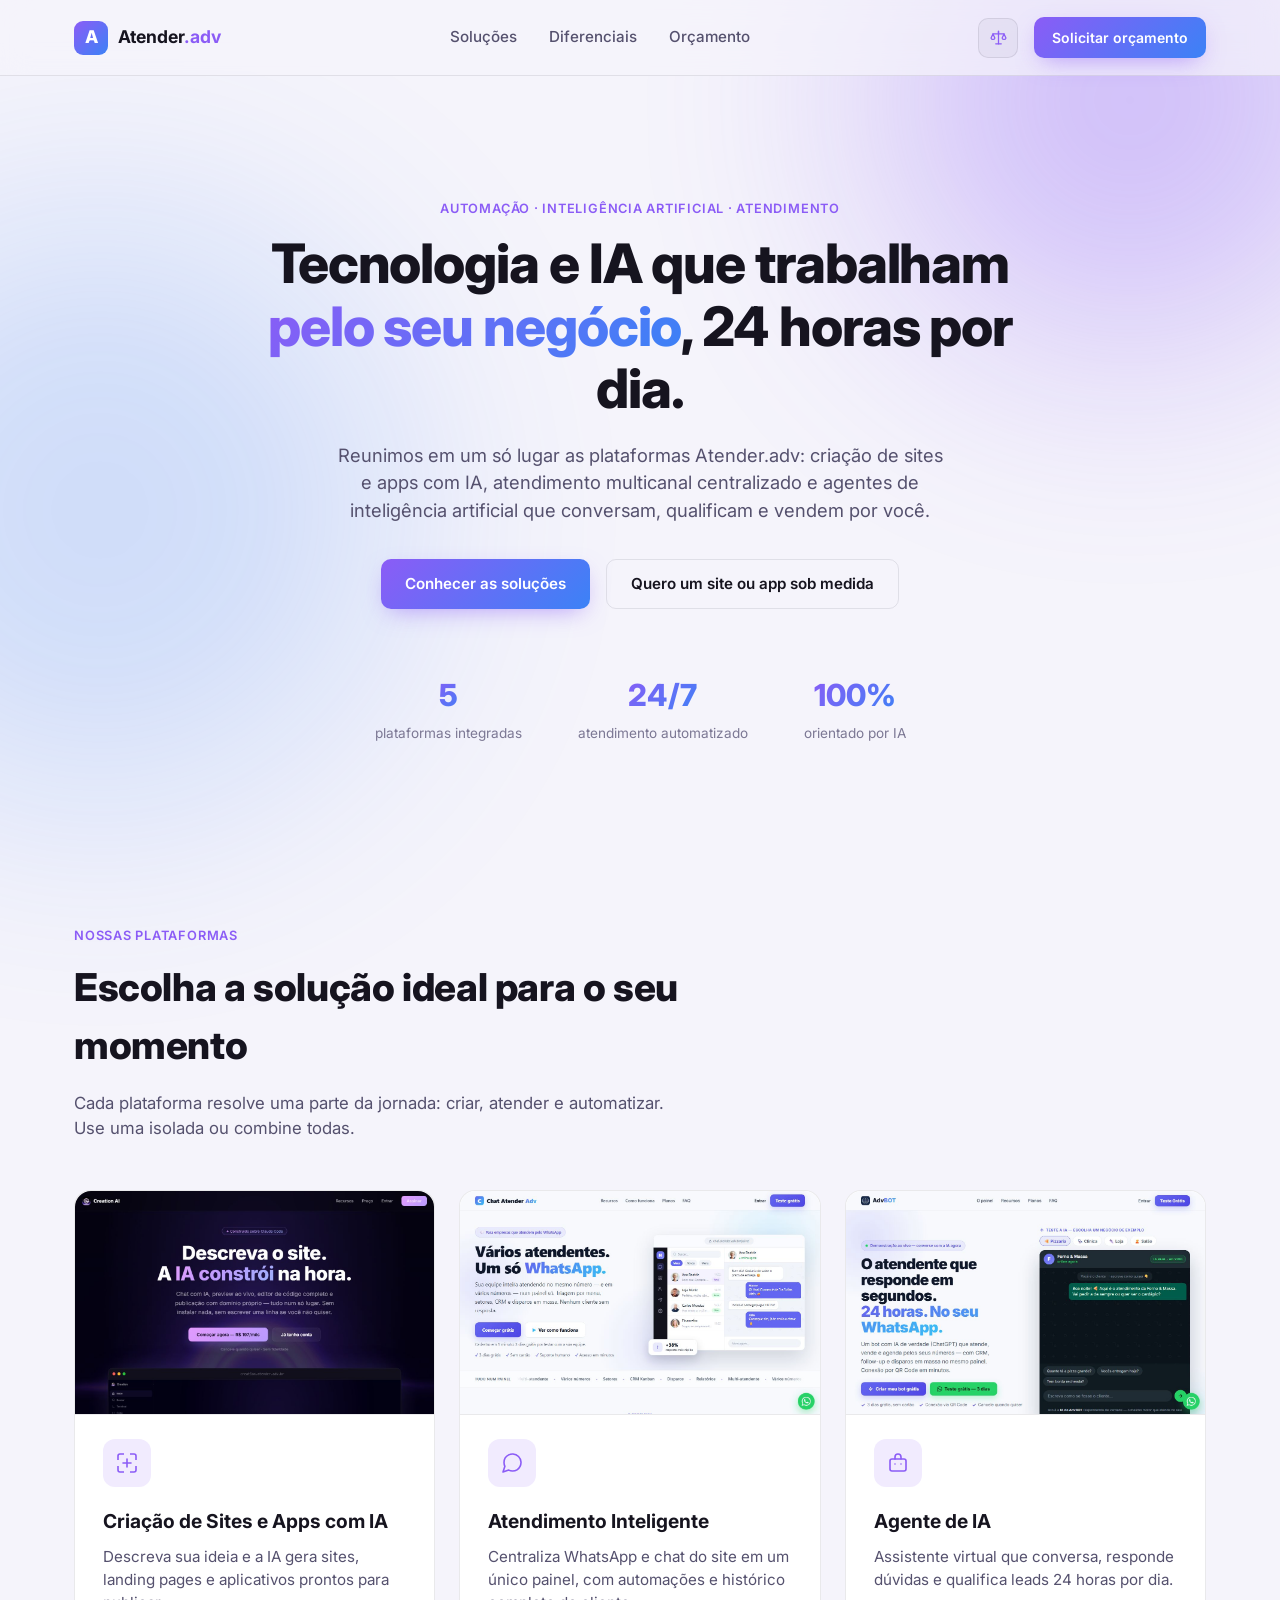
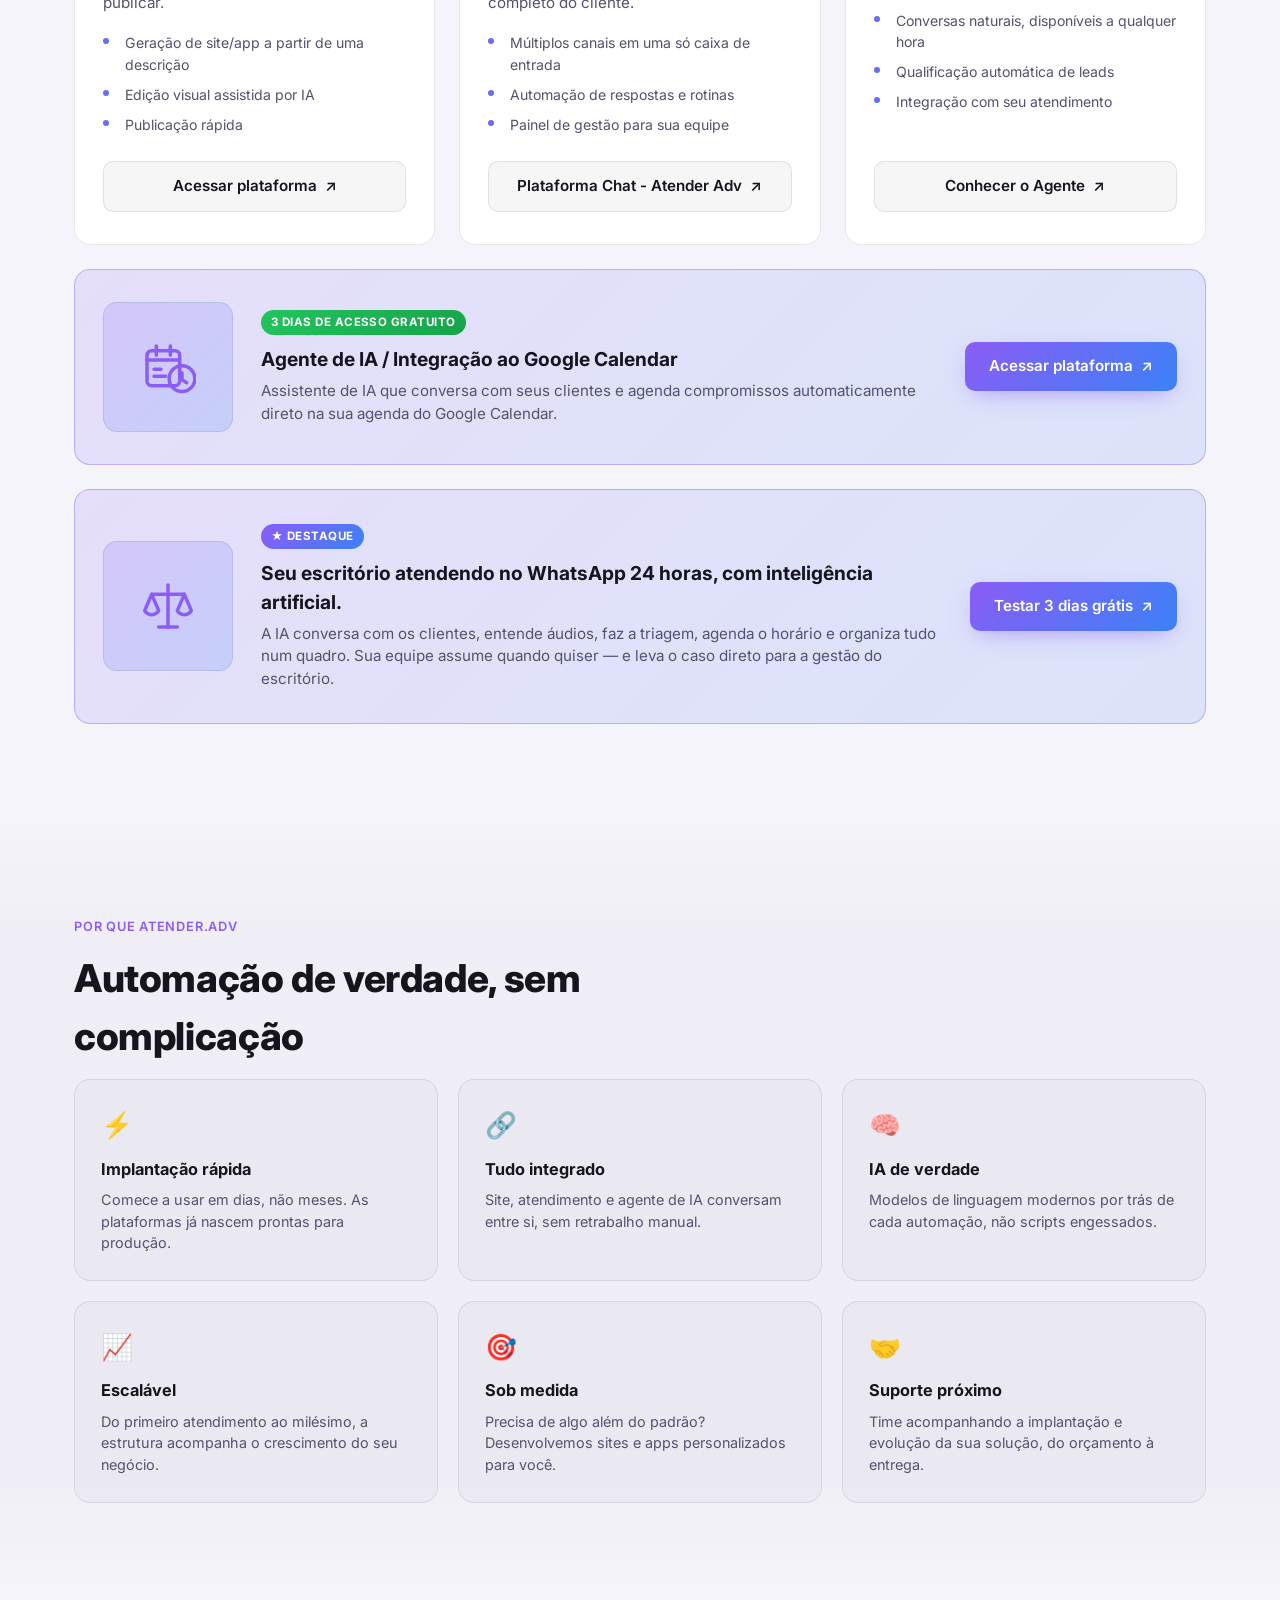
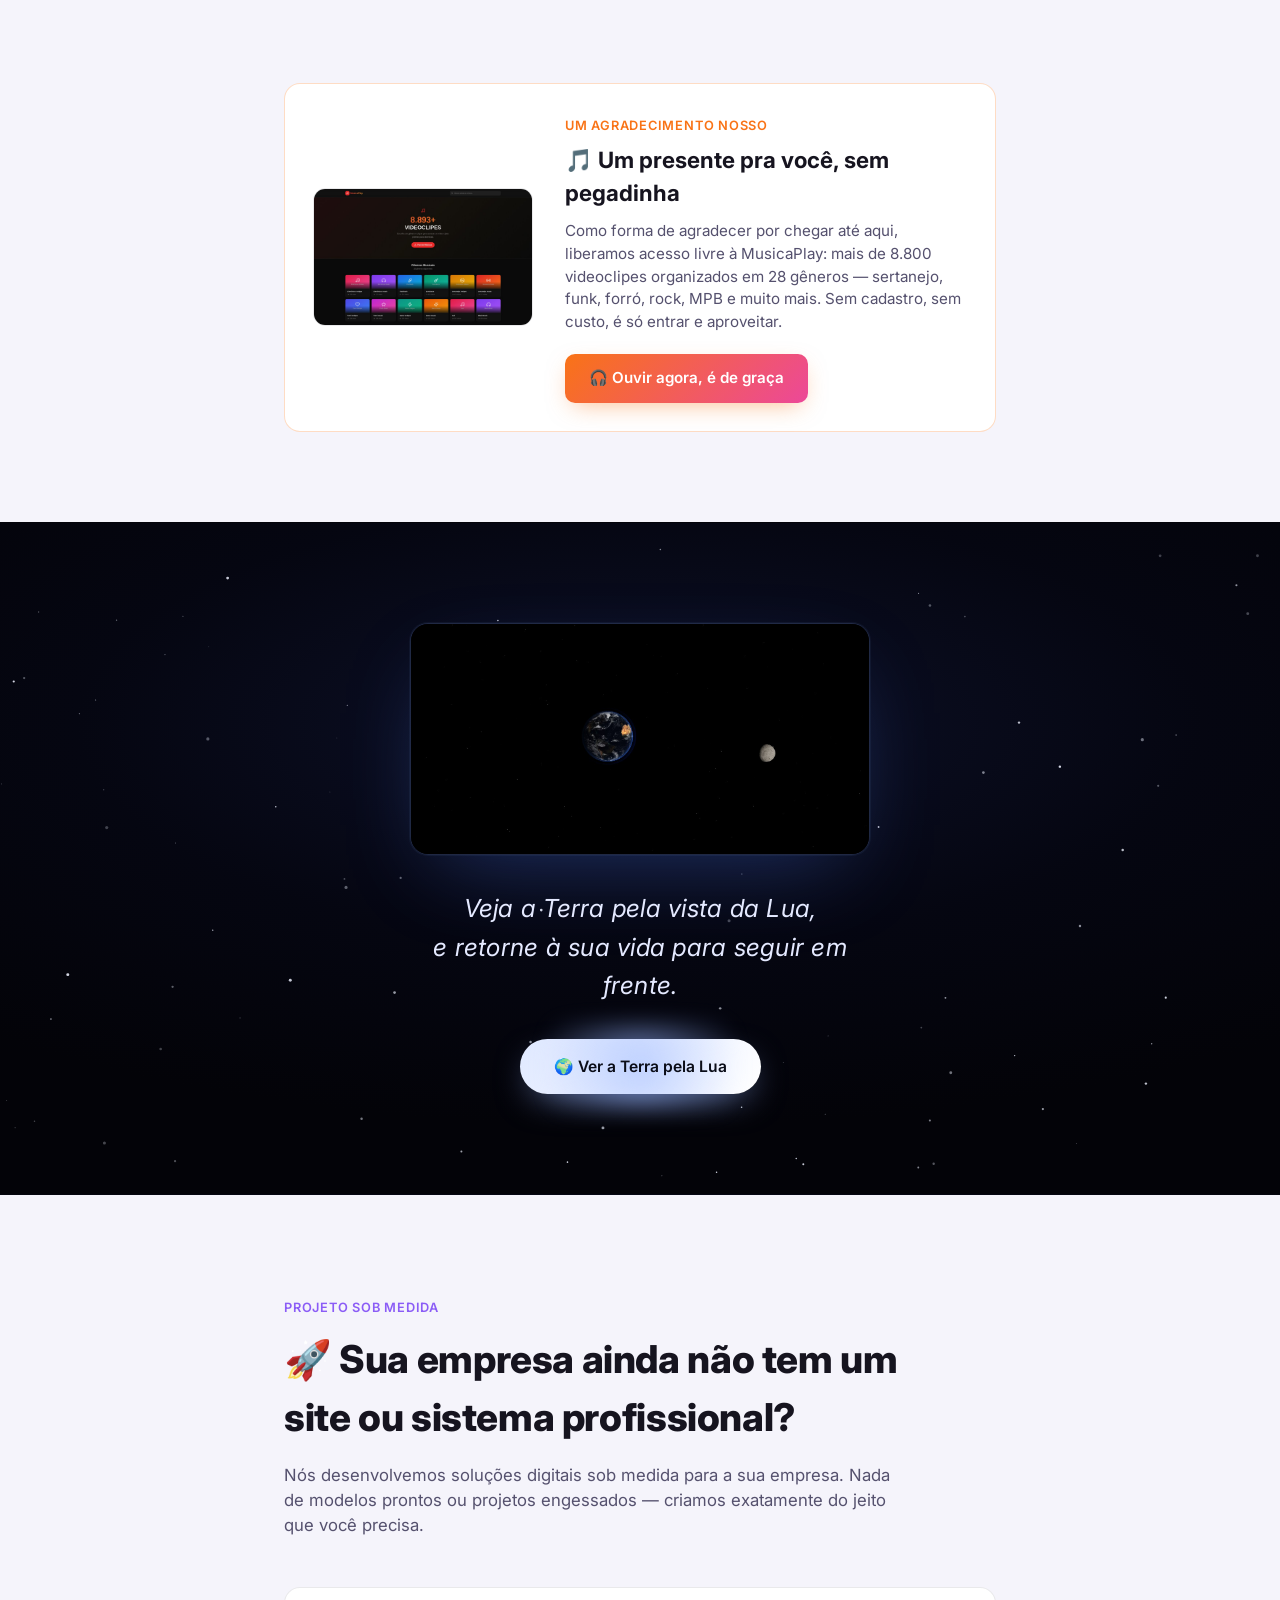
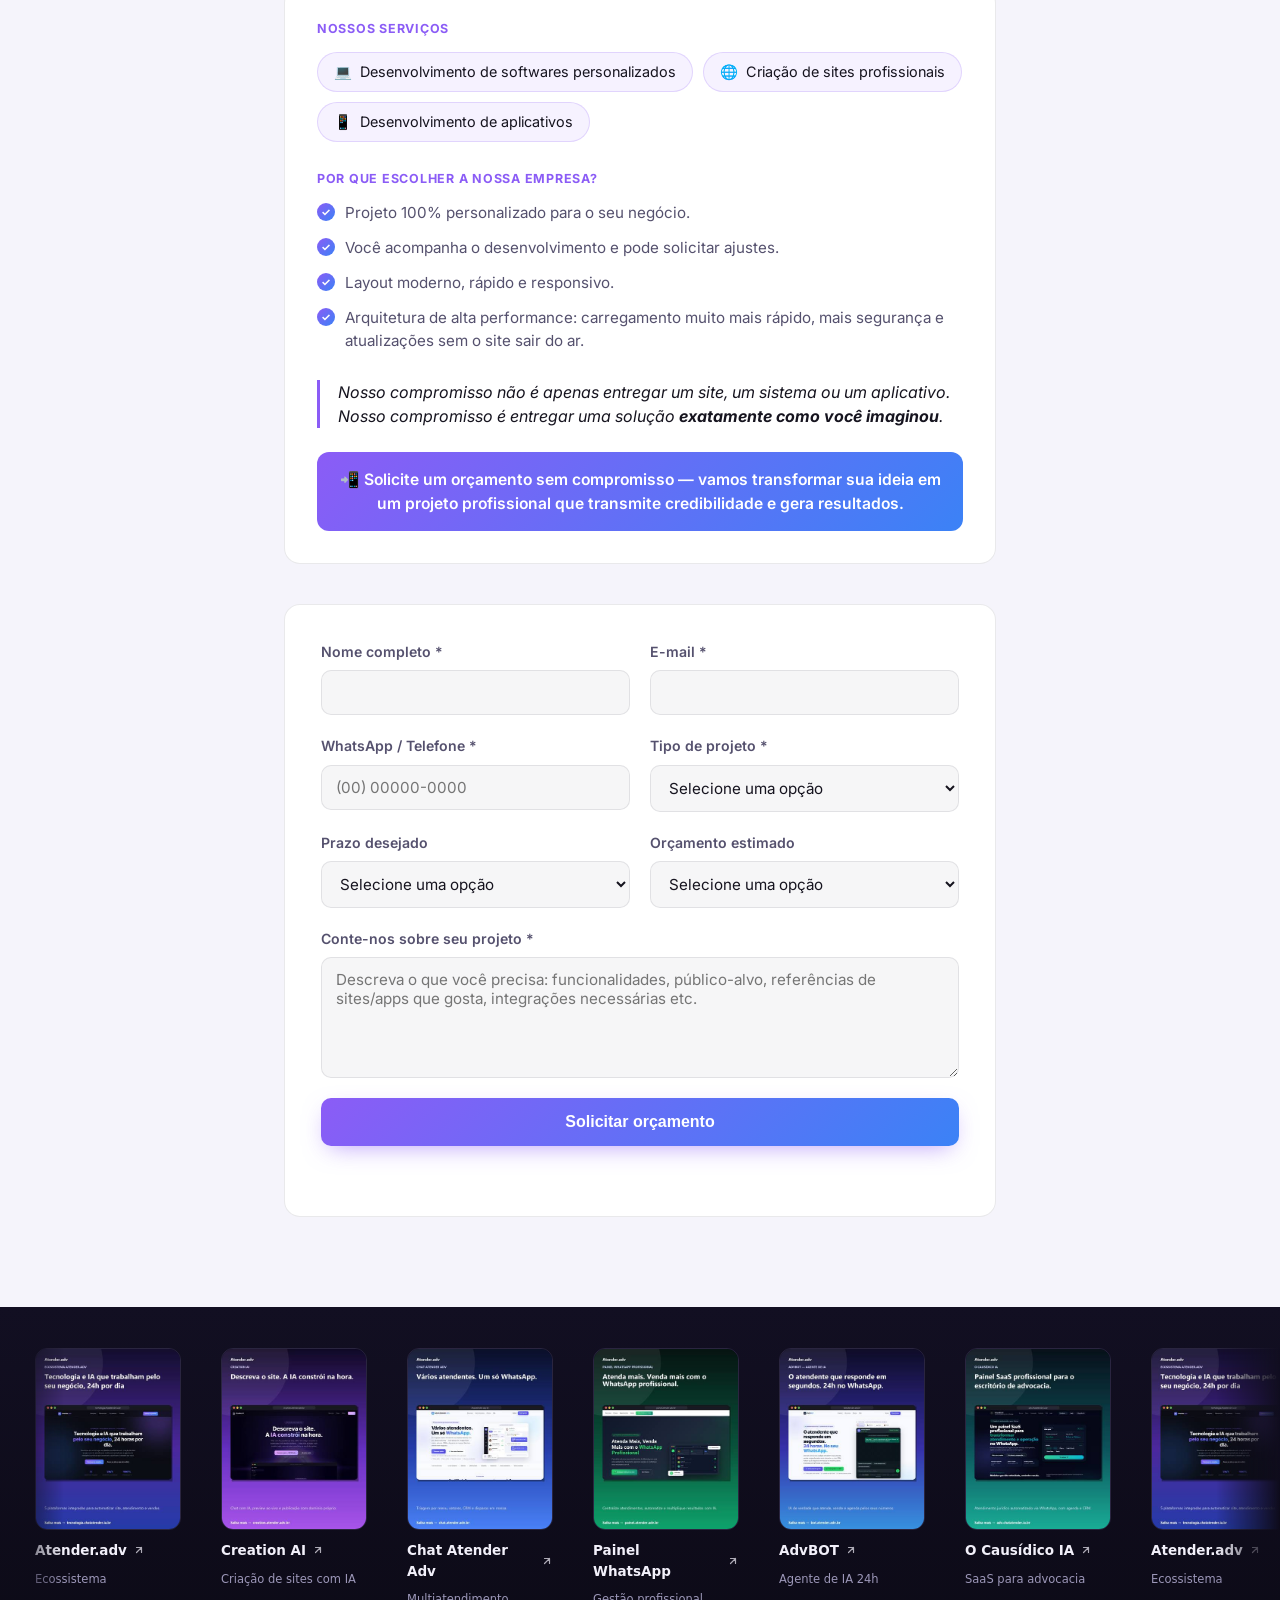
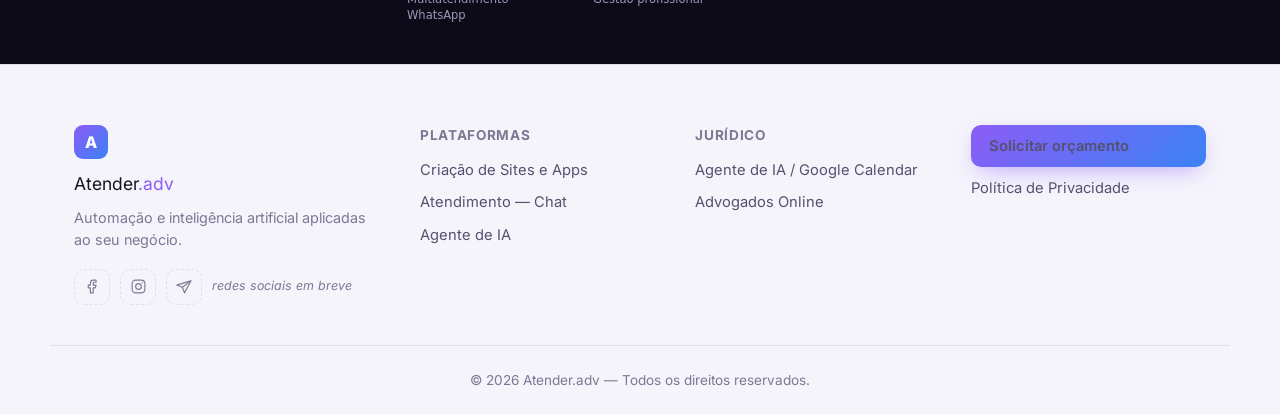
<file: index.html>
<!DOCTYPE html>
<html lang="pt-BR">
<head>
<meta charset="UTF-8">
<meta name="viewport" content="width=device-width, initial-scale=1.0">
<title>Atender.adv — Automação com Inteligência Artificial para o seu negócio</title>
<meta name="description" content="Sites, apps, atendimento inteligente e agentes de IA que trabalham pelo seu negócio 24 horas por dia. Conheça as plataformas Atender.adv ou peça um orçamento sob medida.">
<link rel="icon" href="data:image/svg+xml,%3Csvg xmlns='http://www.w3.org/2000/svg' viewBox='0 0 100 100'%3E%3Cdefs%3E%3ClinearGradient id='g' x1='0' y1='0' x2='1' y2='1'%3E%3Cstop offset='0' stop-color='%238b5cf6'/%3E%3Cstop offset='1' stop-color='%233b82f6'/%3E%3C/linearGradient%3E%3C/defs%3E%3Crect width='100' height='100' rx='24' fill='url(%23g)'/%3E%3Ctext x='50' y='68' font-size='58' font-family='Arial, sans-serif' font-weight='bold' fill='white' text-anchor='middle'%3EA%3C/text%3E%3C/svg%3E">
<link rel="icon" type="image/png" sizes="32x32" href="/icons/favicon-32.png">
<link rel="apple-touch-icon" href="/icons/apple-touch-icon.png">
<link rel="manifest" href="/manifest.webmanifest">
<meta name="theme-color" content="#0b0d14" id="themeColorMeta">
<meta name="color-scheme" content="dark light">
<meta name="mobile-web-app-capable" content="yes">
<meta name="apple-mobile-web-app-capable" content="yes">
<meta name="apple-mobile-web-app-status-bar-style" content="black-translucent">
<meta name="apple-mobile-web-app-title" content="Atender.adv">
<link rel="preconnect" href="https://fonts.googleapis.com">
<link rel="preconnect" href="https://fonts.gstatic.com" crossorigin>
<link href="https://fonts.googleapis.com/css2?family=Inter:wght@400;500;600;700;800&display=swap" rel="stylesheet">
<link rel="stylesheet" href="css/style.css">
<script>
(function () {
  try {
    var saved = localStorage.getItem('atv-theme');
    var theme = saved || (matchMedia('(prefers-color-scheme: light)').matches ? 'light' : 'dark');
    if (theme === 'light') document.documentElement.setAttribute('data-theme', 'light');
    document.documentElement.style.colorScheme = theme;
  } catch (e) {}
})();
</script>
</head>
<body>

<div class="bg-glow bg-glow--1" aria-hidden="true"></div>
<div class="bg-glow bg-glow--2" aria-hidden="true"></div>

<header class="header" id="header">
  <div class="container header__inner">
    <a href="#top" class="brand">
      <span class="brand__mark">A</span>
      <span class="brand__name">Atender<span class="brand__dot">.adv</span></span>
    </a>

    <nav class="nav" id="nav">
      <a href="#solucoes">Soluções</a>
      <a href="#diferenciais">Diferenciais</a>
      <a href="#orcamento">Orçamento</a>
    </nav>

    <div class="header__actions">
      <button class="theme-toggle" id="themeToggle" type="button" aria-label="Ativar tema claro" aria-pressed="false">
        <span class="theme-toggle__pulse" aria-hidden="true"></span>
        <svg class="theme-toggle__icon" viewBox="0 0 24 24" fill="none" stroke="currentColor" stroke-width="1.6" stroke-linecap="round" stroke-linejoin="round" aria-hidden="true">
          <path d="M12 4v16"/>
          <path d="M8.5 20h7"/>
          <path d="M12 4l-1.4 1.8h2.8L12 4Z" fill="currentColor" stroke="none"/>
          <g class="theme-toggle__beam">
            <path d="M5 7.5h14"/>
            <path d="M5 7.5 2.6 12.7a2.5 2.5 0 0 0 4.8 0L5 7.5Z"/>
            <path d="M19 7.5l-2.4 5.2a2.5 2.5 0 0 0 4.8 0L19 7.5Z"/>
          </g>
        </svg>
      </button>
      <button class="btn btn--ghost btn--sm install-btn" id="installBtn" hidden>
        <span aria-hidden="true">⬇</span> Instalar app
      </button>
      <a href="#orcamentoForm" class="btn btn--primary btn--sm">Solicitar orçamento</a>
      <button class="nav-toggle" id="navToggle" aria-label="Abrir menu" aria-expanded="false">
        <span></span><span></span><span></span>
      </button>
    </div>
  </div>
</header>

<main id="top">

  <!-- HERO -->
  <section class="hero">
    <div class="container hero__inner">
      <p class="eyebrow reveal">Automação · Inteligência Artificial · Atendimento</p>
      <h1 class="reveal">
        Tecnologia e IA que trabalham
        <span class="text-gradient">pelo seu negócio</span>,
        24 horas por dia.
      </h1>
      <p class="hero__lead reveal">
        Reunimos em um só lugar as plataformas Atender.adv: criação de sites e apps com IA,
        atendimento multicanal centralizado e agentes de inteligência artificial que
        conversam, qualificam e vendem por você.
      </p>
      <div class="hero__actions reveal">
        <a href="#solucoes" class="btn btn--primary">Conhecer as soluções</a>
        <a href="#orcamento" class="btn btn--ghost">Quero um site ou app sob medida</a>
      </div>

      <div class="hero__stats reveal">
        <div class="stat">
          <span class="stat__num">5</span>
          <span class="stat__label">plataformas integradas</span>
        </div>
        <div class="stat">
          <span class="stat__num">24/7</span>
          <span class="stat__label">atendimento automatizado</span>
        </div>
        <div class="stat">
          <span class="stat__num">100%</span>
          <span class="stat__label">orientado por IA</span>
        </div>
      </div>
    </div>
  </section>

  <!-- SOLUÇÕES -->
  <section class="section" id="solucoes">
    <div class="container">
      <p class="eyebrow reveal">Nossas plataformas</p>
      <h2 class="reveal">Escolha a solução ideal para o seu momento</h2>
      <p class="section__lead reveal">
        Cada plataforma resolve uma parte da jornada: criar, atender e automatizar.
        Use uma isolada ou combine todas.
      </p>

      <div class="cards">

        <!-- Card 1 -->
        <article class="card reveal">
          <div class="card__preview">
            <img src="assets/screenshots/creation.jpg" alt="Tela da plataforma de Criação de Sites e Apps com IA" loading="lazy" width="1200" height="750">
          </div>
          <div class="card__icon">
            <svg viewBox="0 0 24 24" fill="none" stroke="currentColor" stroke-width="1.6"><path d="M9 3H5a2 2 0 0 0-2 2v4m0 6v4a2 2 0 0 0 2 2h4m6 0h4a2 2 0 0 0 2-2v-4m0-6V5a2 2 0 0 0-2-2h-4"/><path d="M12 8v8M8 12h8" stroke-linecap="round"/></svg>
          </div>
          <h3>Criação de Sites e Apps com IA</h3>
          <p>
            Descreva sua ideia e a IA gera sites, landing pages e aplicativos
            prontos para publicar.
          </p>
          <ul class="card__list">
            <li>Geração de site/app a partir de uma descrição</li>
            <li>Edição visual assistida por IA</li>
            <li>Publicação rápida</li>
          </ul>
          <a href="https://creation.atender.adv.br/" target="_blank" rel="noopener" class="btn btn--outline btn--full">
            Acessar plataforma <span aria-hidden="true">↗</span>
          </a>
        </article>

        <!-- Card 2 -->
        <article class="card reveal">
          <div class="card__preview">
            <img src="assets/screenshots/chat.jpg" alt="Tela do painel de Atendimento Inteligente" loading="lazy" width="1200" height="750">
          </div>
          <div class="card__icon">
            <svg viewBox="0 0 24 24" fill="none" stroke="currentColor" stroke-width="1.6"><path d="M21 11.5a8.38 8.38 0 0 1-.9 3.8 8.5 8.5 0 0 1-7.6 4.7 8.38 8.38 0 0 1-3.8-.9L3 21l1.9-5.7a8.38 8.38 0 0 1-.9-3.8 8.5 8.5 0 0 1 4.7-7.6 8.38 8.38 0 0 1 3.8-.9h.5a8.48 8.48 0 0 1 8 8v.5z" stroke-linejoin="round"/></svg>
          </div>
          <h3>Atendimento Inteligente</h3>
          <p>
            Centraliza WhatsApp e chat do site em um único painel,
            com automações e histórico completo do cliente.
          </p>
          <ul class="card__list">
            <li>Múltiplos canais em uma só caixa de entrada</li>
            <li>Automação de respostas e rotinas</li>
            <li>Painel de gestão para sua equipe</li>
          </ul>
          <a href="https://chat.atender.adv.br/" target="_blank" rel="noopener" class="btn btn--outline btn--full">
            Plataforma Chat - Atender Adv <span aria-hidden="true">↗</span>
          </a>
        </article>

        <!-- Card 3 -->
        <article class="card reveal">
          <div class="card__preview">
            <img src="assets/screenshots/bot.jpg" alt="Tela do Agente de IA respondendo no WhatsApp" loading="lazy" width="1200" height="750">
          </div>
          <div class="card__icon">
            <svg viewBox="0 0 24 24" fill="none" stroke="currentColor" stroke-width="1.6"><rect x="4" y="8" width="16" height="12" rx="2"/><path d="M9 8V6a3 3 0 0 1 6 0v2M9 13h.01M15 13h.01" stroke-linecap="round"/></svg>
          </div>
          <h3>Agente de IA</h3>
          <p>
            Assistente virtual que conversa, responde dúvidas e qualifica leads
            24 horas por dia.
          </p>
          <ul class="card__list">
            <li>Conversas naturais, disponíveis a qualquer hora</li>
            <li>Qualificação automática de leads</li>
            <li>Integração com seu atendimento</li>
          </ul>
          <a href="https://bot.atender.adv.br/" target="_blank" rel="noopener" class="btn btn--outline btn--full">
            Conhecer o Agente <span aria-hidden="true">↗</span>
          </a>
        </article>

        <!-- Card Agente de IA + Google Calendar -->
        <article class="card card--featured reveal">
          <div class="card__preview card__preview--icon">
            <svg viewBox="0 0 24 24" fill="none" stroke="currentColor" stroke-width="1.5"><rect x="3" y="5" width="14" height="15" rx="2"/><path d="M3 9h14M7 3v4M13 3v4" stroke-linecap="round"/><path d="M6 13h3M6 16h5" stroke-linecap="round"/><circle cx="18" cy="17" r="5.5"/><path d="M18 14.5v3l2 1.2" stroke-linecap="round" stroke-linejoin="round"/></svg>
          </div>
          <div>
            <span class="badge--trial">3 dias de acesso gratuito</span>
            <h3>Agente de IA / Integração ao Google Calendar</h3>
            <p>
              Assistente de IA que conversa com seus clientes e agenda compromissos
              automaticamente direto na sua agenda do Google Calendar.
            </p>
          </div>
          <a href="https://adv.chatatender.ia.br/" target="_blank" rel="noopener" class="btn btn--primary">
            Acessar plataforma <span aria-hidden="true">↗</span>
          </a>
        </article>

        <!-- Card Destaque -->
        <article class="card card--featured reveal">
          <div class="card__preview card__preview--icon">
            <svg viewBox="0 0 24 24" fill="none" stroke="currentColor" stroke-width="1.5"><path d="M12 3v18M5 7h14" stroke-linecap="round"/><path d="M5 7l-3 7a3.5 3.5 0 0 0 6 0L5 7zM19 7l-3 7a3.5 3.5 0 0 0 6 0l-3-7z" stroke-linejoin="round"/><path d="M8 21h8" stroke-linecap="round"/></svg>
          </div>
          <div>
            <span class="badge--featured">★ Destaque</span>
            <h3>Seu escritório atendendo no WhatsApp 24 horas, com inteligência artificial.</h3>
            <p>
              A IA conversa com os clientes, entende áudios, faz a triagem, agenda o horário
              e organiza tudo num quadro. Sua equipe assume quando quiser — e leva o caso
              direto para a gestão do escritório.
            </p>
          </div>
          <a href="https://advogadosonline.creation.dev.br/" target="_blank" rel="noopener" class="btn btn--primary">
            Testar 3 dias grátis <span aria-hidden="true">↗</span>
          </a>
        </article>

      </div>
    </div>
  </section>

  <!-- DIFERENCIAIS -->
  <section class="section section--alt" id="diferenciais">
    <div class="container">
      <p class="eyebrow reveal">Por que Atender.adv</p>
      <h2 class="reveal">Automação de verdade, sem complicação</h2>

      <div class="features">
        <div class="feature reveal">
          <div class="feature__icon">⚡</div>
          <h4>Implantação rápida</h4>
          <p>Comece a usar em dias, não meses. As plataformas já nascem prontas para produção.</p>
        </div>
        <div class="feature reveal">
          <div class="feature__icon">🔗</div>
          <h4>Tudo integrado</h4>
          <p>Site, atendimento e agente de IA conversam entre si, sem retrabalho manual.</p>
        </div>
        <div class="feature reveal">
          <div class="feature__icon">🧠</div>
          <h4>IA de verdade</h4>
          <p>Modelos de linguagem modernos por trás de cada automação, não scripts engessados.</p>
        </div>
        <div class="feature reveal">
          <div class="feature__icon">📈</div>
          <h4>Escalável</h4>
          <p>Do primeiro atendimento ao milésimo, a estrutura acompanha o crescimento do seu negócio.</p>
        </div>
        <div class="feature reveal">
          <div class="feature__icon">🎯</div>
          <h4>Sob medida</h4>
          <p>Precisa de algo além do padrão? Desenvolvemos sites e apps personalizados para você.</p>
        </div>
        <div class="feature reveal">
          <div class="feature__icon">🤝</div>
          <h4>Suporte próximo</h4>
          <p>Time acompanhando a implantação e evolução da sua solução, do orçamento à entrega.</p>
        </div>
      </div>
    </div>
  </section>

  <!-- CORTESIA -->
  <section class="section" id="cortesia">
    <div class="container container--narrow">
      <div class="courtesy reveal">
        <div class="courtesy__media">
          <img src="assets/screenshots/musica.jpg" alt="Tela da plataforma MusicaPlay, com mais de 8.800 videoclipes organizados por gênero" loading="lazy" width="1200" height="750">
        </div>
        <div class="courtesy__body">
          <span class="eyebrow">Um agradecimento nosso</span>
          <h3>🎵 Um presente pra você, sem pegadinha</h3>
          <p>
            Como forma de agradecer por chegar até aqui, liberamos acesso livre à
            MusicaPlay: mais de 8.800 videoclipes organizados em 28 gêneros —
            sertanejo, funk, forró, rock, MPB e muito mais. Sem cadastro, sem custo,
            é só entrar e aproveitar.
          </p>
          <a href="https://sonic-bloom-vault.vercel.app/" target="_blank" rel="noopener" class="btn btn--primary">
            🎧 Ouvir agora, é de graça
          </a>
        </div>
      </div>
    </div>
  </section>

  <!-- COSMOS (convite contemplativo) -->
  <section class="cosmos" id="cosmos">
    <canvas class="cosmos__stars" id="cosmosStars" aria-hidden="true"></canvas>
    <div class="container container--narrow">
      <div class="cosmos__content reveal">
        <div class="cosmos__thumb">
          <img src="assets/screenshots/terra-lua.jpg" alt="Simulação 3D da Terra vista do espaço, com a Lua ao fundo" loading="lazy" width="1400" height="705">
        </div>
        <p class="cosmos__line">Veja a Terra pela vista da Lua,<br>e retorne à sua vida para seguir em frente.</p>
        <a href="https://terra-luna-vista.vercel.app" target="_blank" rel="noopener" class="cosmos__btn">
          <span class="cosmos__btn-glow" aria-hidden="true"></span>
          <span class="cosmos__btn-label">🌍 Ver a Terra pela Lua</span>
        </a>
      </div>
    </div>
  </section>

  <!-- ORÇAMENTO / FORM -->
  <section class="section" id="orcamento">
    <div class="container container--narrow">
      <p class="eyebrow reveal">Projeto sob medida</p>
      <h2 class="reveal">🚀 Sua empresa ainda não tem um site ou sistema profissional?</h2>
      <p class="section__lead reveal">
        Nós desenvolvemos soluções digitais sob medida para a sua empresa. Nada de
        modelos prontos ou projetos engessados — criamos exatamente do jeito que você precisa.
      </p>

      <div class="pitch reveal">
        <div class="pitch__block">
          <h3 class="pitch__title">Nossos serviços</h3>
          <ul class="pitch__services">
            <li><span aria-hidden="true">💻</span> Desenvolvimento de softwares personalizados</li>
            <li><span aria-hidden="true">🌐</span> Criação de sites profissionais</li>
            <li><span aria-hidden="true">📱</span> Desenvolvimento de aplicativos</li>
          </ul>
        </div>

        <div class="pitch__block">
          <h3 class="pitch__title">Por que escolher a nossa empresa?</h3>
          <ul class="pitch__checklist">
            <li>Projeto 100% personalizado para o seu negócio.</li>
            <li>Você acompanha o desenvolvimento e pode solicitar ajustes.</li>
            <li>Layout moderno, rápido e responsivo.</li>
            <li>Arquitetura de alta performance: carregamento muito mais rápido, mais segurança e atualizações sem o site sair do ar.</li>
          </ul>
        </div>

        <p class="pitch__closing">
          Nosso compromisso não é apenas entregar um site, um sistema ou um aplicativo.
          Nosso compromisso é entregar uma solução <strong>exatamente como você imaginou</strong>.
        </p>

        <p class="pitch__cta">
          📲 Solicite um orçamento sem compromisso — vamos transformar sua ideia em um
          projeto profissional que transmite credibilidade e gera resultados.
        </p>
      </div>

      <form class="form reveal" id="orcamentoForm" action="/api/contact" method="POST">
        <div class="form__grid">
          <div class="field">
            <label for="nome">Nome completo *</label>
            <input type="text" id="nome" name="nome" required autocomplete="name">
          </div>
          <div class="field">
            <label for="email">E-mail *</label>
            <input type="email" id="email" name="email" required autocomplete="email">
          </div>
          <div class="field">
            <label for="whatsapp">WhatsApp / Telefone *</label>
            <input type="tel" id="whatsapp" name="whatsapp" required autocomplete="tel" placeholder="(00) 00000-0000">
          </div>
          <div class="field">
            <label for="tipo">Tipo de projeto *</label>
            <select id="tipo" name="tipo" required>
              <option value="" disabled selected>Selecione uma opção</option>
              <option>Site institucional</option>
              <option>Loja virtual / E-commerce</option>
              <option>Aplicativo mobile</option>
              <option>Sistema web / SaaS</option>
              <option>Automação com IA</option>
              <option>Outro</option>
            </select>
          </div>
          <div class="field">
            <label for="prazo">Prazo desejado</label>
            <select id="prazo" name="prazo">
              <option value="" disabled selected>Selecione uma opção</option>
              <option>Urgente (até 15 dias)</option>
              <option>Até 1 mês</option>
              <option>2 a 3 meses</option>
              <option>Sem pressa</option>
            </select>
          </div>
          <div class="field">
            <label for="orcamento_estimado">Orçamento estimado</label>
            <select id="orcamento_estimado" name="orcamento_estimado">
              <option value="" disabled selected>Selecione uma opção</option>
              <option>Até R$ 2.000</option>
              <option>R$ 2.000 a R$ 5.000</option>
              <option>R$ 5.000 a R$ 15.000</option>
              <option>Acima de R$ 15.000</option>
              <option>Ainda não sei</option>
            </select>
          </div>
        </div>

        <div class="field">
          <label for="descricao">Conte-nos sobre seu projeto *</label>
          <textarea id="descricao" name="descricao" rows="5" required
            placeholder="Descreva o que você precisa: funcionalidades, público-alvo, referências de sites/apps que gosta, integrações necessárias etc."></textarea>
        </div>

        <button type="submit" class="btn btn--primary btn--full btn--lg" id="formSubmit">
          Solicitar orçamento
        </button>

        <p class="form__note" id="formStatus" role="status"></p>
      </form>
    </div>
  </section>

</main>

<!-- ECOSSISTEMA (carrossel) -->
<section class="atv-eco-strip" aria-label="Outras plataformas do ecossistema Atender.adv">
  <div class="atv-eco-track-wrap">
    <div class="atv-eco-track" id="atvEcoTrack">
      <a class="atv-eco-card" href="https://tecnologia.chatatender.ia.br" target="_blank" rel="noopener">
        <div class="atv-eco-thumb"><img src="assets/eco/eco-atender.jpg" alt="Atender.adv" loading="lazy" width="168" height="210"></div>
        <div class="atv-eco-name">Atender.adv
          <svg width="12" height="12" viewBox="0 0 24 24" fill="none" stroke="currentColor" stroke-width="2.4" stroke-linecap="round" stroke-linejoin="round"><path d="M7 17 17 7M7 7h10v10"/></svg>
        </div>
        <div class="atv-eco-tag">Ecossistema</div>
      </a>
      <a class="atv-eco-card" href="https://creation.atender.adv.br/" target="_blank" rel="noopener">
        <div class="atv-eco-thumb"><img src="assets/eco/eco-creation.jpg" alt="Creation AI" loading="lazy" width="168" height="210"></div>
        <div class="atv-eco-name">Creation AI
          <svg width="12" height="12" viewBox="0 0 24 24" fill="none" stroke="currentColor" stroke-width="2.4" stroke-linecap="round" stroke-linejoin="round"><path d="M7 17 17 7M7 7h10v10"/></svg>
        </div>
        <div class="atv-eco-tag">Criação de sites com IA</div>
      </a>
      <a class="atv-eco-card" href="https://chat.atender.adv.br/" target="_blank" rel="noopener">
        <div class="atv-eco-thumb"><img src="assets/eco/eco-chat.jpg" alt="Chat Atender Adv" loading="lazy" width="168" height="210"></div>
        <div class="atv-eco-name">Chat Atender Adv
          <svg width="12" height="12" viewBox="0 0 24 24" fill="none" stroke="currentColor" stroke-width="2.4" stroke-linecap="round" stroke-linejoin="round"><path d="M7 17 17 7M7 7h10v10"/></svg>
        </div>
        <div class="atv-eco-tag">Multiatendimento WhatsApp</div>
      </a>
      <a class="atv-eco-card" href="https://painel.atender.adv.br/landing" target="_blank" rel="noopener">
        <div class="atv-eco-thumb"><img src="assets/eco/eco-painel.jpg" alt="Painel WhatsApp" loading="lazy" width="168" height="210"></div>
        <div class="atv-eco-name">Painel WhatsApp
          <svg width="12" height="12" viewBox="0 0 24 24" fill="none" stroke="currentColor" stroke-width="2.4" stroke-linecap="round" stroke-linejoin="round"><path d="M7 17 17 7M7 7h10v10"/></svg>
        </div>
        <div class="atv-eco-tag">Gestão profissional</div>
      </a>
      <a class="atv-eco-card" href="https://bot.atender.adv.br/" target="_blank" rel="noopener">
        <div class="atv-eco-thumb"><img src="assets/eco/eco-advbot.jpg" alt="AdvBOT" loading="lazy" width="168" height="210"></div>
        <div class="atv-eco-name">AdvBOT
          <svg width="12" height="12" viewBox="0 0 24 24" fill="none" stroke="currentColor" stroke-width="2.4" stroke-linecap="round" stroke-linejoin="round"><path d="M7 17 17 7M7 7h10v10"/></svg>
        </div>
        <div class="atv-eco-tag">Agente de IA 24h</div>
      </a>
      <a class="atv-eco-card" href="https://adv.chatatender.ia.br/" target="_blank" rel="noopener">
        <div class="atv-eco-thumb"><img src="assets/eco/eco-causidico.jpg" alt="O Causídico IA" loading="lazy" width="168" height="210"></div>
        <div class="atv-eco-name">O Causídico IA
          <svg width="12" height="12" viewBox="0 0 24 24" fill="none" stroke="currentColor" stroke-width="2.4" stroke-linecap="round" stroke-linejoin="round"><path d="M7 17 17 7M7 7h10v10"/></svg>
        </div>
        <div class="atv-eco-tag">SaaS para advocacia</div>
      </a>
      <a class="atv-eco-card" href="https://tecnologia.chatatender.ia.br" target="_blank" rel="noopener">
        <div class="atv-eco-thumb"><img src="assets/eco/eco-atender.jpg" alt="Atender.adv" loading="lazy" width="168" height="210"></div>
        <div class="atv-eco-name">Atender.adv
          <svg width="12" height="12" viewBox="0 0 24 24" fill="none" stroke="currentColor" stroke-width="2.4" stroke-linecap="round" stroke-linejoin="round"><path d="M7 17 17 7M7 7h10v10"/></svg>
        </div>
        <div class="atv-eco-tag">Ecossistema</div>
      </a>
      <a class="atv-eco-card" href="https://creation.atender.adv.br/" target="_blank" rel="noopener">
        <div class="atv-eco-thumb"><img src="assets/eco/eco-creation.jpg" alt="Creation AI" loading="lazy" width="168" height="210"></div>
        <div class="atv-eco-name">Creation AI
          <svg width="12" height="12" viewBox="0 0 24 24" fill="none" stroke="currentColor" stroke-width="2.4" stroke-linecap="round" stroke-linejoin="round"><path d="M7 17 17 7M7 7h10v10"/></svg>
        </div>
        <div class="atv-eco-tag">Criação de sites com IA</div>
      </a>
      <a class="atv-eco-card" href="https://chat.atender.adv.br/" target="_blank" rel="noopener">
        <div class="atv-eco-thumb"><img src="assets/eco/eco-chat.jpg" alt="Chat Atender Adv" loading="lazy" width="168" height="210"></div>
        <div class="atv-eco-name">Chat Atender Adv
          <svg width="12" height="12" viewBox="0 0 24 24" fill="none" stroke="currentColor" stroke-width="2.4" stroke-linecap="round" stroke-linejoin="round"><path d="M7 17 17 7M7 7h10v10"/></svg>
        </div>
        <div class="atv-eco-tag">Multiatendimento WhatsApp</div>
      </a>
      <a class="atv-eco-card" href="https://painel.atender.adv.br/landing" target="_blank" rel="noopener">
        <div class="atv-eco-thumb"><img src="assets/eco/eco-painel.jpg" alt="Painel WhatsApp" loading="lazy" width="168" height="210"></div>
        <div class="atv-eco-name">Painel WhatsApp
          <svg width="12" height="12" viewBox="0 0 24 24" fill="none" stroke="currentColor" stroke-width="2.4" stroke-linecap="round" stroke-linejoin="round"><path d="M7 17 17 7M7 7h10v10"/></svg>
        </div>
        <div class="atv-eco-tag">Gestão profissional</div>
      </a>
      <a class="atv-eco-card" href="https://bot.atender.adv.br/" target="_blank" rel="noopener">
        <div class="atv-eco-thumb"><img src="assets/eco/eco-advbot.jpg" alt="AdvBOT" loading="lazy" width="168" height="210"></div>
        <div class="atv-eco-name">AdvBOT
          <svg width="12" height="12" viewBox="0 0 24 24" fill="none" stroke="currentColor" stroke-width="2.4" stroke-linecap="round" stroke-linejoin="round"><path d="M7 17 17 7M7 7h10v10"/></svg>
        </div>
        <div class="atv-eco-tag">Agente de IA 24h</div>
      </a>
      <a class="atv-eco-card" href="https://adv.chatatender.ia.br/" target="_blank" rel="noopener">
        <div class="atv-eco-thumb"><img src="assets/eco/eco-causidico.jpg" alt="O Causídico IA" loading="lazy" width="168" height="210"></div>
        <div class="atv-eco-name">O Causídico IA
          <svg width="12" height="12" viewBox="0 0 24 24" fill="none" stroke="currentColor" stroke-width="2.4" stroke-linecap="round" stroke-linejoin="round"><path d="M7 17 17 7M7 7h10v10"/></svg>
        </div>
        <div class="atv-eco-tag">SaaS para advocacia</div>
      </a>
    </div>
  </div>
</section>

<footer class="footer" id="contato">
  <div class="container footer__inner">
    <div class="footer__brand">
      <span class="brand__mark">A</span>
      <span class="brand__name">Atender<span class="brand__dot">.adv</span></span>
      <p>Automação e inteligência artificial aplicadas ao seu negócio.</p>
      <div class="footer__social" aria-label="Redes sociais">
        <span class="footer__social-icon" title="Facebook — link em breve" aria-disabled="true">
          <svg viewBox="0 0 24 24" fill="none" stroke="currentColor" stroke-width="1.6" stroke-linecap="round" stroke-linejoin="round"><path d="M15 3h-2a4 4 0 0 0-4 4v3H6v4h3v7h4v-7h3l1-4h-4V7a1 1 0 0 1 1-1h3V3Z"/></svg>
        </span>
        <span class="footer__social-icon" title="Instagram — link em breve" aria-disabled="true">
          <svg viewBox="0 0 24 24" fill="none" stroke="currentColor" stroke-width="1.6" stroke-linecap="round" stroke-linejoin="round"><rect x="3" y="3" width="18" height="18" rx="5"/><circle cx="12" cy="12" r="4"/><circle cx="17.5" cy="6.5" r="0.9" fill="currentColor" stroke="none"/></svg>
        </span>
        <span class="footer__social-icon" title="Telegram — link em breve" aria-disabled="true">
          <svg viewBox="0 0 24 24" fill="none" stroke="currentColor" stroke-width="1.6" stroke-linecap="round" stroke-linejoin="round"><path d="m21 4-9 17-3-8-8-3Z"/><path d="M21 4 9 13"/></svg>
        </span>
        <span class="footer__social-note">redes sociais em breve</span>
      </div>
    </div>

    <div class="footer__col">
      <h5>Plataformas</h5>
      <a href="https://creation.atender.adv.br/" target="_blank" rel="noopener">Criação de Sites e Apps</a>
      <a href="https://chat.atender.adv.br/" target="_blank" rel="noopener">Atendimento — Chat</a>
      <a href="https://bot.atender.adv.br/" target="_blank" rel="noopener">Agente de IA</a>
    </div>

    <div class="footer__col">
      <h5>Jurídico</h5>
      <a href="https://adv.chatatender.ia.br/" target="_blank" rel="noopener">Agente de IA / Google Calendar</a>
      <a href="https://advogadosonline.creation.dev.br/" target="_blank" rel="noopener">Advogados Online</a>
    </div>

    <div class="footer__col">
      <a href="#orcamentoForm" class="btn btn--primary btn--sm">Solicitar orçamento</a>
      <a href="/privacidade.html">Política de Privacidade</a>
    </div>
  </div>
  <div class="container footer__bottom">
    <p>© <span id="year"></span> Atender.adv — Todos os direitos reservados.</p>
  </div>
</footer>

<script src="js/script.js"></script>
</body>
</html>
</file>
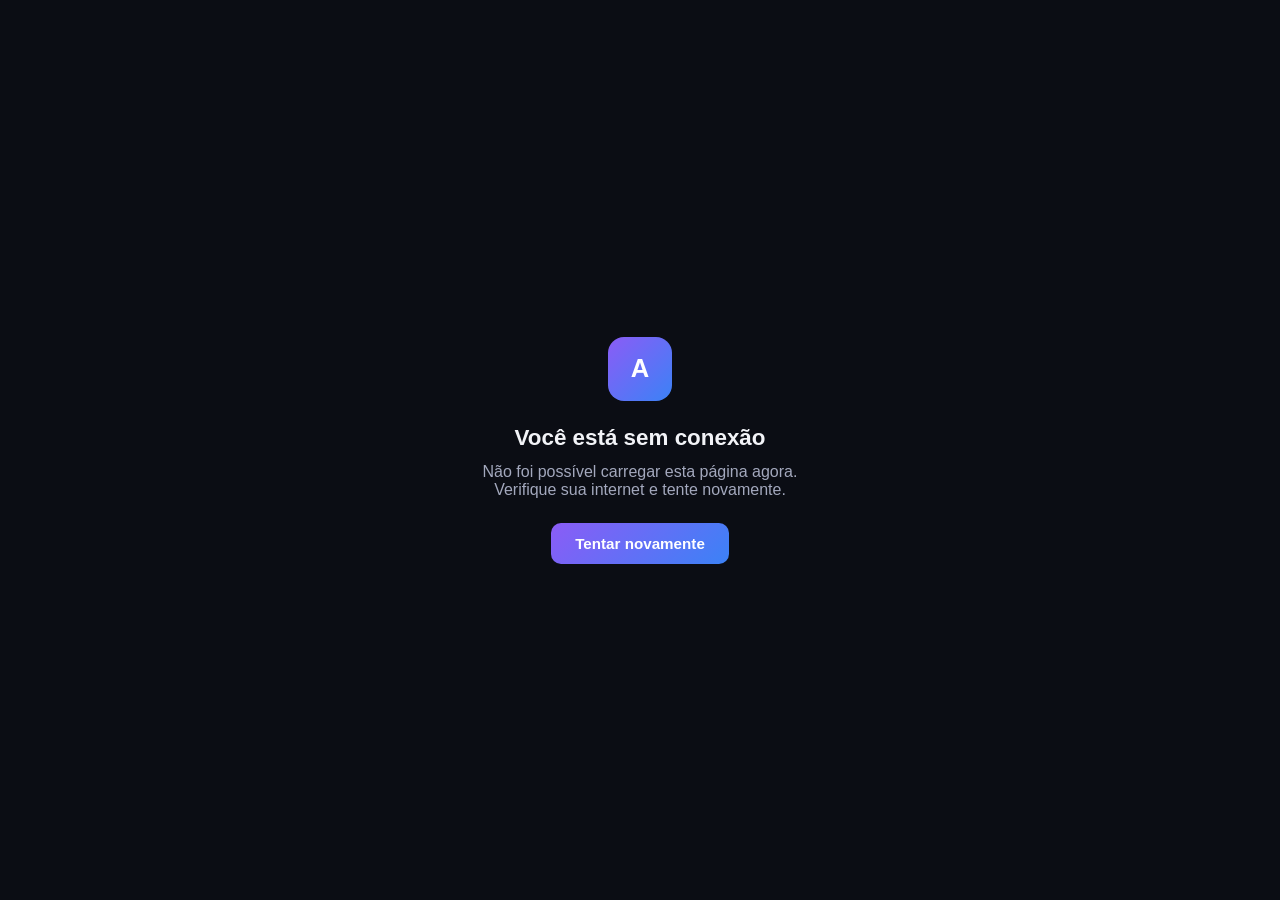
<file: offline.html>
<!DOCTYPE html>
<html lang="pt-BR">
<head>
<meta charset="UTF-8">
<meta name="viewport" content="width=device-width, initial-scale=1.0">
<title>Sem conexão — Atender.adv</title>
<link rel="icon" href="data:image/svg+xml,%3Csvg xmlns='http://www.w3.org/2000/svg' viewBox='0 0 100 100'%3E%3Cdefs%3E%3ClinearGradient id='g' x1='0' y1='0' x2='1' y2='1'%3E%3Cstop offset='0' stop-color='%238b5cf6'/%3E%3Cstop offset='1' stop-color='%233b82f6'/%3E%3C/linearGradient%3E%3C/defs%3E%3Crect width='100' height='100' rx='24' fill='url(%23g)'/%3E%3Ctext x='50' y='68' font-size='58' font-family='Arial, sans-serif' font-weight='bold' fill='white' text-anchor='middle'%3EA%3C/text%3E%3C/svg%3E">
<style>
  :root { --bg: #0b0d14; --text: #f2f3f7; --text-dim: #a3a8bd; --accent-1: #8b5cf6; --accent-2: #3b82f6; }
  * { box-sizing: border-box; }
  body {
    margin: 0;
    min-height: 100vh;
    display: flex;
    align-items: center;
    justify-content: center;
    background: var(--bg);
    color: var(--text);
    font-family: 'Inter', -apple-system, BlinkMacSystemFont, 'Segoe UI', sans-serif;
    text-align: center;
    padding: 24px;
  }
  .mark {
    width: 64px; height: 64px;
    border-radius: 16px;
    margin: 0 auto 24px;
    background: linear-gradient(135deg, var(--accent-1), var(--accent-2));
    display: flex; align-items: center; justify-content: center;
    font-weight: 800; font-size: 1.6rem; color: white;
  }
  h1 { font-size: 1.4rem; margin: 0 0 12px; }
  p { color: var(--text-dim); max-width: 360px; margin: 0 auto 24px; }
  button {
    background: linear-gradient(135deg, var(--accent-1), var(--accent-2));
    color: white; border: none; padding: 12px 24px; border-radius: 10px;
    font-weight: 600; font-size: 0.95rem; cursor: pointer;
  }
</style>
</head>
<body>
  <div>
    <div class="mark">A</div>
    <h1>Você está sem conexão</h1>
    <p>Não foi possível carregar esta página agora. Verifique sua internet e tente novamente.</p>
    <button onclick="location.reload()">Tentar novamente</button>
  </div>
</body>
</html>
</file>
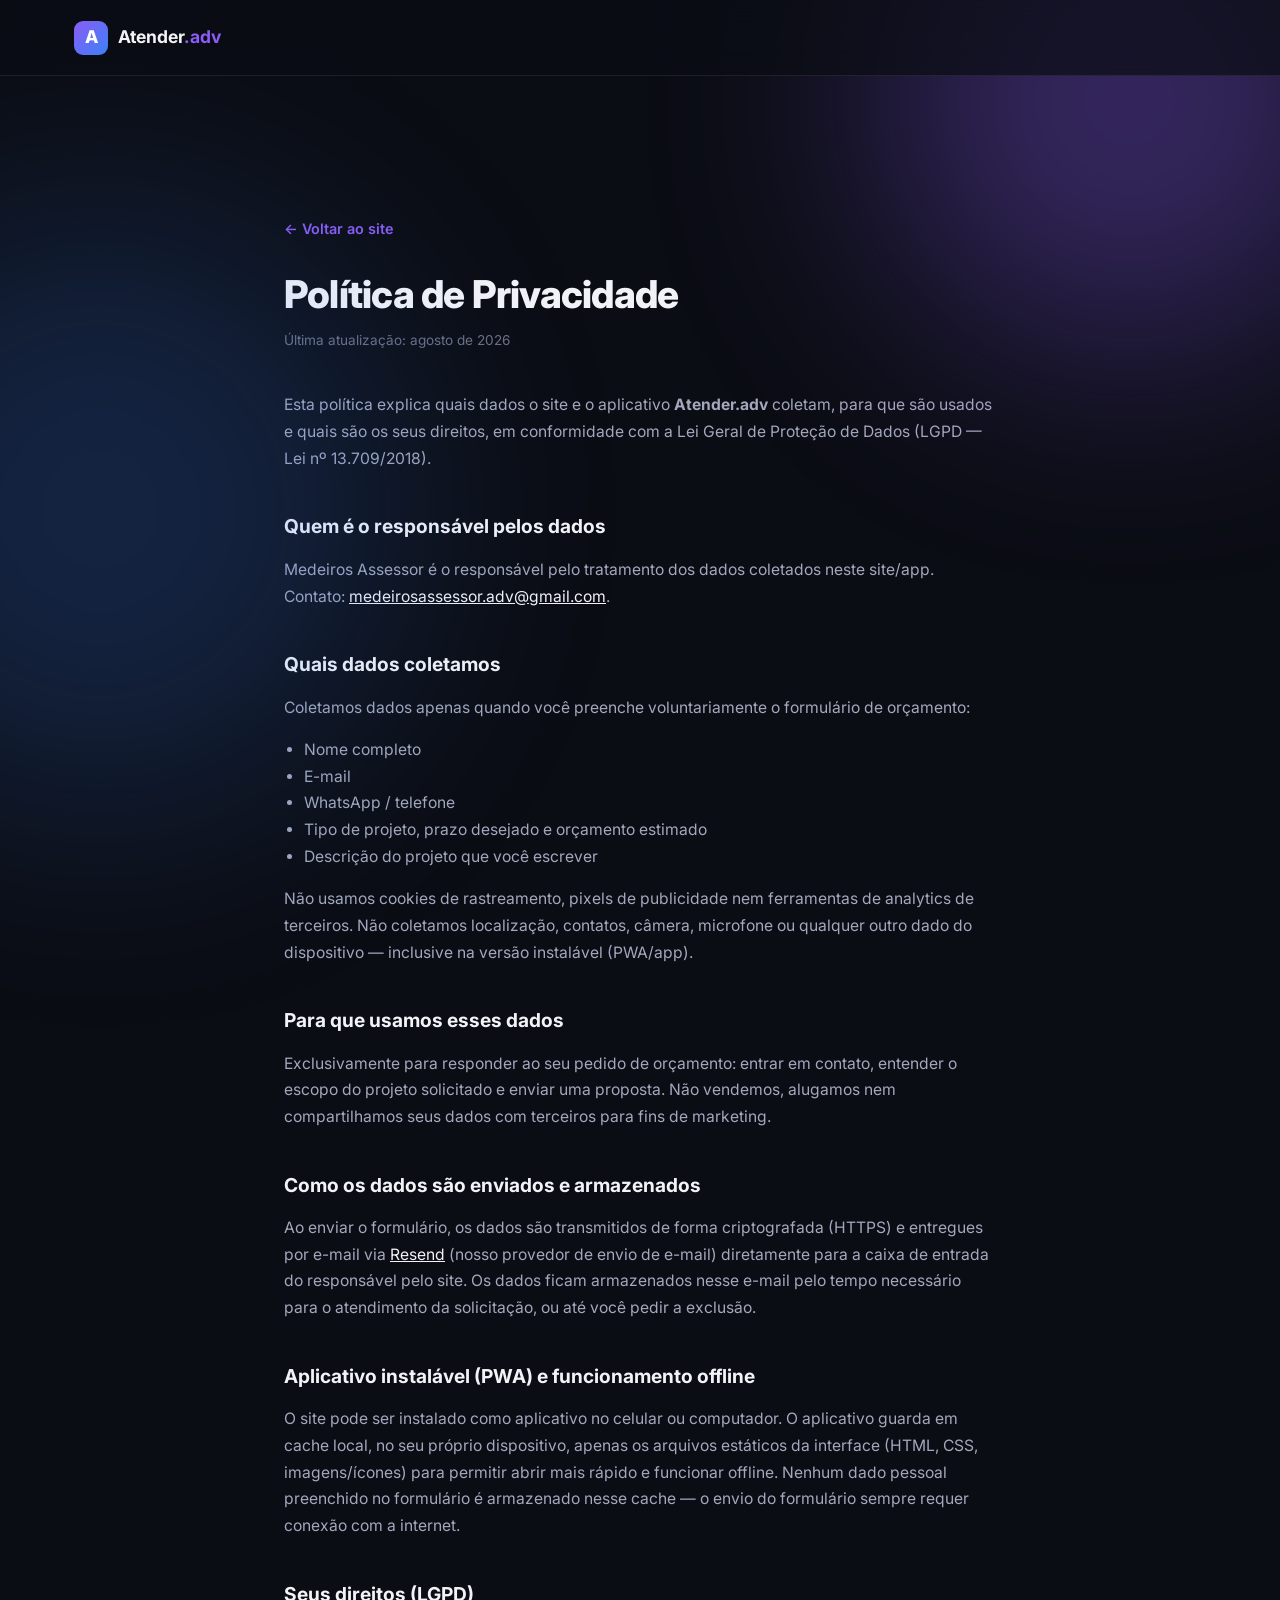
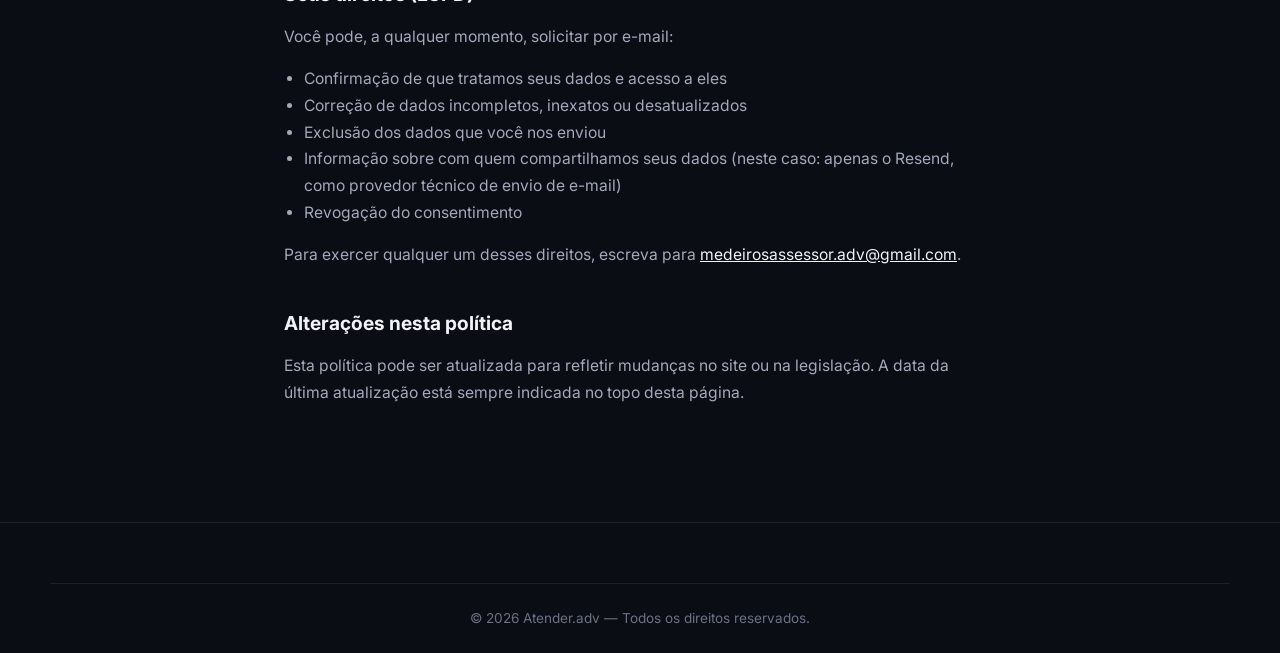
<file: privacidade.html>
<!DOCTYPE html>
<html lang="pt-BR">
<head>
<meta charset="UTF-8">
<meta name="viewport" content="width=device-width, initial-scale=1.0">
<title>Política de Privacidade — Atender.adv</title>
<meta name="description" content="Política de privacidade do Atender.adv: quais dados coletamos no formulário de orçamento, como usamos e seus direitos sob a LGPD.">
<meta name="robots" content="noindex">
<link rel="icon" href="data:image/svg+xml,%3Csvg xmlns='http://www.w3.org/2000/svg' viewBox='0 0 100 100'%3E%3Cdefs%3E%3ClinearGradient id='g' x1='0' y1='0' x2='1' y2='1'%3E%3Cstop offset='0' stop-color='%238b5cf6'/%3E%3Cstop offset='1' stop-color='%233b82f6'/%3E%3C/linearGradient%3E%3C/defs%3E%3Crect width='100' height='100' rx='24' fill='url(%23g)'/%3E%3Ctext x='50' y='68' font-size='58' font-family='Arial, sans-serif' font-weight='bold' fill='white' text-anchor='middle'%3EA%3C/text%3E%3C/svg%3E">
<link rel="preconnect" href="https://fonts.googleapis.com">
<link rel="preconnect" href="https://fonts.gstatic.com" crossorigin>
<link href="https://fonts.googleapis.com/css2?family=Inter:wght@400;500;600;700;800&display=swap" rel="stylesheet">
<link rel="stylesheet" href="css/style.css">
<style>
  .policy { max-width: 760px; margin: 0 auto; padding: 140px 24px 100px; }
  .policy h1 { font-size: clamp(1.8rem, 4vw, 2.4rem); margin-bottom: 8px; }
  .policy .updated { color: var(--text-dimmer); font-size: 0.85rem; margin-bottom: 40px; }
  .policy h2 { font-size: 1.2rem; margin: 40px 0 14px; }
  .policy p, .policy li { color: var(--text-dim); font-size: 0.98rem; line-height: 1.7; }
  .policy ul { padding-left: 20px; margin: 0 0 16px; }
  .policy a { color: var(--text); }
  .policy .back { display: inline-block; margin-bottom: 32px; color: var(--accent-1); text-decoration: none; font-weight: 600; font-size: 0.9rem; }
</style>
</head>
<body>

<div class="bg-glow bg-glow--1" aria-hidden="true"></div>
<div class="bg-glow bg-glow--2" aria-hidden="true"></div>

<header class="header">
  <div class="container header__inner">
    <a href="/" class="brand">
      <span class="brand__mark">A</span>
      <span class="brand__name">Atender<span class="brand__dot">.adv</span></span>
    </a>
  </div>
</header>

<main class="policy">
  <a href="/" class="back">← Voltar ao site</a>
  <h1>Política de Privacidade</h1>
  <p class="updated">Última atualização: agosto de 2026</p>

  <p>
    Esta política explica quais dados o site e o aplicativo <strong>Atender.adv</strong>
    coletam, para que são usados e quais são os seus direitos, em conformidade com a
    Lei Geral de Proteção de Dados (LGPD — Lei nº 13.709/2018).
  </p>

  <h2>Quem é o responsável pelos dados</h2>
  <p>
    Medeiros Assessor é o responsável pelo tratamento dos dados coletados neste site/app.
    Contato: <a href="mailto:medeirosassessor.adv@gmail.com">medeirosassessor.adv@gmail.com</a>.
  </p>

  <h2>Quais dados coletamos</h2>
  <p>Coletamos dados apenas quando você preenche voluntariamente o formulário de orçamento:</p>
  <ul>
    <li>Nome completo</li>
    <li>E-mail</li>
    <li>WhatsApp / telefone</li>
    <li>Tipo de projeto, prazo desejado e orçamento estimado</li>
    <li>Descrição do projeto que você escrever</li>
  </ul>
  <p>
    Não usamos cookies de rastreamento, pixels de publicidade nem ferramentas de
    analytics de terceiros. Não coletamos localização, contatos, câmera, microfone
    ou qualquer outro dado do dispositivo — inclusive na versão instalável (PWA/app).
  </p>

  <h2>Para que usamos esses dados</h2>
  <p>
    Exclusivamente para responder ao seu pedido de orçamento: entrar em contato,
    entender o escopo do projeto solicitado e enviar uma proposta. Não vendemos,
    alugamos nem compartilhamos seus dados com terceiros para fins de marketing.
  </p>

  <h2>Como os dados são enviados e armazenados</h2>
  <p>
    Ao enviar o formulário, os dados são transmitidos de forma criptografada (HTTPS)
    e entregues por e-mail via <a href="https://resend.com" target="_blank" rel="noopener">Resend</a>
    (nosso provedor de envio de e-mail) diretamente para a caixa de entrada do
    responsável pelo site. Os dados ficam armazenados nesse e-mail pelo tempo
    necessário para o atendimento da solicitação, ou até você pedir a exclusão.
  </p>

  <h2>Aplicativo instalável (PWA) e funcionamento offline</h2>
  <p>
    O site pode ser instalado como aplicativo no celular ou computador. O aplicativo
    guarda em cache local, no seu próprio dispositivo, apenas os arquivos estáticos
    da interface (HTML, CSS, imagens/ícones) para permitir abrir mais rápido e
    funcionar offline. Nenhum dado pessoal preenchido no formulário é armazenado
    nesse cache — o envio do formulário sempre requer conexão com a internet.
  </p>

  <h2>Seus direitos (LGPD)</h2>
  <p>Você pode, a qualquer momento, solicitar por e-mail:</p>
  <ul>
    <li>Confirmação de que tratamos seus dados e acesso a eles</li>
    <li>Correção de dados incompletos, inexatos ou desatualizados</li>
    <li>Exclusão dos dados que você nos enviou</li>
    <li>Informação sobre com quem compartilhamos seus dados (neste caso: apenas o Resend, como provedor técnico de envio de e-mail)</li>
    <li>Revogação do consentimento</li>
  </ul>
  <p>
    Para exercer qualquer um desses direitos, escreva para
    <a href="mailto:medeirosassessor.adv@gmail.com">medeirosassessor.adv@gmail.com</a>.
  </p>

  <h2>Alterações nesta política</h2>
  <p>
    Esta política pode ser atualizada para refletir mudanças no site ou na
    legislação. A data da última atualização está sempre indicada no topo desta página.
  </p>
</main>

<footer class="footer">
  <div class="container footer__bottom">
    <p>© <span id="year"></span> Atender.adv — Todos os direitos reservados.</p>
  </div>
</footer>

<script>document.getElementById('year').textContent = new Date().getFullYear();</script>
</body>
</html>
</file>
<file: css/style.css>
:root {
  --bg: #0b0d14;
  --bg-rgb: 11, 13, 20;
  --bg-alt: #0f1220;
  --card: #12151f;
  --card-border: rgba(255, 255, 255, 0.08);
  --card-border-strong: rgba(255, 255, 255, 0.25);
  --surface-tint: rgba(255, 255, 255, 0.03);
  --surface-tint-strong: rgba(255, 255, 255, 0.05);
  --alt-tint: rgba(255, 255, 255, 0.015);
  --text: #f2f3f7;
  --text-dim: #a3a8bd;
  --text-dimmer: #6b7086;
  --accent-1: #8b5cf6;
  --accent-2: #3b82f6;
  --accent-grad: linear-gradient(135deg, var(--accent-1), var(--accent-2));
  --radius: 16px;
  --header-h: 76px;
  color-scheme: dark;
}

:root[data-theme="light"] {
  --bg: #f5f4fb;
  --bg-rgb: 245, 244, 251;
  --bg-alt: #ffffff;
  --card: #ffffff;
  --card-border: rgba(20, 18, 38, 0.09);
  --card-border-strong: rgba(20, 18, 38, 0.22);
  --surface-tint: rgba(20, 18, 38, 0.035);
  --surface-tint-strong: rgba(20, 18, 38, 0.06);
  --alt-tint: rgba(20, 18, 38, 0.025);
  --text: #16141f;
  --text-dim: #55516e;
  --text-dimmer: #7c7894;
  color-scheme: light;
}

* { box-sizing: border-box; }
html { scroll-behavior: smooth; }
#orcamentoForm { scroll-margin-top: var(--header-h); }

body {
  margin: 0;
  background: var(--bg);
  color: var(--text);
  font-family: 'Inter', -apple-system, BlinkMacSystemFont, 'Segoe UI', sans-serif;
  line-height: 1.5;
  -webkit-font-smoothing: antialiased;
  overflow-x: hidden;
  transition: background 0.3s ease, color 0.3s ease;
}

.container {
  width: 100%;
  max-width: 1180px;
  margin: 0 auto;
  padding: 0 24px;
}
.container--narrow { max-width: 760px; }

/* Background glow */
.bg-glow {
  position: fixed;
  border-radius: 50%;
  filter: blur(120px);
  z-index: 0;
  pointer-events: none;
  opacity: 0.35;
}
.bg-glow--1 {
  width: 500px; height: 500px;
  top: -150px; right: -100px;
  background: var(--accent-1);
}
.bg-glow--2 {
  width: 600px; height: 600px;
  bottom: 10%; left: -200px;
  background: var(--accent-2);
  opacity: 0.2;
}

/* Header */
.header {
  position: sticky;
  top: 0;
  z-index: 100;
  height: var(--header-h);
  display: flex;
  align-items: center;
  background: rgba(var(--bg-rgb), 0.7);
  backdrop-filter: blur(14px);
  border-bottom: 1px solid var(--card-border);
  transition: background 0.3s ease, border-color 0.3s ease;
}
.header__inner {
  display: flex;
  align-items: center;
  justify-content: space-between;
  gap: 24px;
}

.brand {
  display: flex;
  align-items: center;
  gap: 10px;
  text-decoration: none;
  color: var(--text);
  font-weight: 700;
  font-size: 1.1rem;
}
.brand__mark {
  width: 34px; height: 34px;
  border-radius: 9px;
  background: var(--accent-grad);
  display: flex;
  align-items: center;
  justify-content: center;
  font-weight: 800;
  color: white;
  flex-shrink: 0;
}
.brand__dot { color: var(--accent-1); }

.nav {
  display: flex;
  gap: 32px;
}
.nav a {
  color: var(--text-dim);
  text-decoration: none;
  font-size: 0.95rem;
  font-weight: 500;
  transition: color 0.2s;
}
.nav a:hover { color: var(--text); }

.header__actions {
  display: flex;
  align-items: center;
  gap: 16px;
}

/* Theme toggle (balança da justiça) */
.theme-toggle {
  position: relative;
  display: flex;
  align-items: center;
  justify-content: center;
  width: 40px;
  height: 40px;
  padding: 0;
  border-radius: 10px;
  border: 1px solid var(--card-border);
  background: var(--surface-tint);
  color: var(--accent-1);
  cursor: pointer;
  transition: border-color 0.2s ease, background 0.2s ease, color 0.2s ease, transform 0.15s ease;
  flex-shrink: 0;
}
.theme-toggle:hover {
  border-color: var(--accent-1);
  background: rgba(139, 92, 246, 0.1);
  transform: translateY(-1px);
}
.theme-toggle:active { transform: translateY(0) scale(0.94); }
.theme-toggle__icon {
  width: 19px;
  height: 19px;
  position: relative;
  z-index: 1;
}
.theme-toggle__beam { transform-origin: 12px 7.5px; }
.theme-toggle.is-weighing .theme-toggle__beam {
  animation: atv-scale-wobble 0.7s cubic-bezier(0.36, 1.75, 0.4, 1);
}
@keyframes atv-scale-wobble {
  0%   { transform: rotate(0deg); }
  22%  { transform: rotate(-10deg); }
  50%  { transform: rotate(8deg); }
  75%  { transform: rotate(-3deg); }
  100% { transform: rotate(0deg); }
}
.theme-toggle__pulse {
  position: absolute;
  inset: 0;
  margin: auto;
  width: 40px;
  height: 40px;
  border-radius: 50%;
  background: var(--accent-grad);
  opacity: 0;
  pointer-events: none;
}
.theme-toggle.is-weighing .theme-toggle__pulse {
  animation: atv-toggle-pulse 0.6s ease-out;
}
@keyframes atv-toggle-pulse {
  0%   { opacity: 0.45; transform: scale(0.4); }
  100% { opacity: 0; transform: scale(1.9); }
}
@media (prefers-reduced-motion: reduce) {
  .theme-toggle.is-weighing .theme-toggle__beam,
  .theme-toggle.is-weighing .theme-toggle__pulse { animation: none; }
}

/* View Transitions — troca de tema com revelação circular */
::view-transition-old(root),
::view-transition-new(root) {
  animation: none;
  mix-blend-mode: normal;
}
::view-transition-old(root) { z-index: 1; }
::view-transition-new(root) { z-index: 2; }

.nav-toggle {
  display: none;
  flex-direction: column;
  justify-content: center;
  gap: 5px;
  width: 40px; height: 40px;
  background: none;
  border: 1px solid var(--card-border);
  border-radius: 8px;
  cursor: pointer;
}
.nav-toggle span {
  display: block;
  height: 2px;
  width: 18px;
  margin: 0 auto;
  background: var(--text);
  transition: transform 0.25s, opacity 0.25s;
}
.nav-toggle.is-open span:nth-child(1) { transform: translateY(7px) rotate(45deg); }
.nav-toggle.is-open span:nth-child(2) { opacity: 0; }
.nav-toggle.is-open span:nth-child(3) { transform: translateY(-7px) rotate(-45deg); }

/* Buttons */
.btn {
  display: inline-flex;
  align-items: center;
  justify-content: center;
  gap: 8px;
  padding: 13px 24px;
  border-radius: 10px;
  font-weight: 600;
  font-size: 0.95rem;
  text-decoration: none;
  border: none;
  cursor: pointer;
  transition: transform 0.15s ease, box-shadow 0.15s ease, background 0.15s ease, border-color 0.15s ease;
  white-space: nowrap;
}
.btn--primary {
  background: var(--accent-grad);
  color: white;
  box-shadow: 0 8px 24px -8px rgba(139, 92, 246, 0.6);
}
.btn--primary:hover { transform: translateY(-2px); box-shadow: 0 12px 28px -8px rgba(139, 92, 246, 0.75); }
.btn--ghost {
  background: transparent;
  color: var(--text);
  border: 1px solid var(--card-border);
}
.btn--ghost:hover { border-color: var(--card-border-strong); background: var(--surface-tint); }
.btn--outline {
  background: var(--surface-tint);
  color: var(--text);
  border: 1px solid var(--card-border);
  width: 100%;
}
.btn--outline:hover { border-color: var(--accent-1); color: var(--text); background: rgba(139,92,246,0.08); }
.btn--full { width: 100%; }
.btn--lg { padding: 15px 24px; font-size: 1rem; }
.btn--sm { padding: 10px 18px; font-size: 0.875rem; }
.btn:disabled { opacity: 0.6; cursor: not-allowed; transform: none; }

@media (max-width: 720px) {
  .header__actions .btn--sm:not(.install-btn) { display: none; }
}

.install-btn[hidden] { display: none; }

/* Hero */
.hero {
  position: relative;
  z-index: 1;
  padding: 110px 0 80px;
  text-align: center;
}
.hero__inner { max-width: 840px; margin: 0 auto; }

.eyebrow {
  display: inline-block;
  font-size: 0.8rem;
  font-weight: 600;
  letter-spacing: 0.06em;
  text-transform: uppercase;
  color: var(--accent-1);
  margin-bottom: 14px;
}

h1 {
  font-size: clamp(2.1rem, 5vw, 3.4rem);
  font-weight: 800;
  line-height: 1.15;
  margin: 0 0 22px;
  letter-spacing: -0.02em;
}
.text-gradient {
  background: var(--accent-grad);
  -webkit-background-clip: text;
  background-clip: text;
  color: transparent;
}

.hero__lead {
  font-size: 1.15rem;
  color: var(--text-dim);
  max-width: 620px;
  margin: 0 auto 34px;
}

.hero__actions {
  display: flex;
  gap: 16px;
  justify-content: center;
  flex-wrap: wrap;
  margin-bottom: 64px;
}

.hero__stats {
  display: flex;
  justify-content: center;
  gap: 56px;
  flex-wrap: wrap;
}
.stat { display: flex; flex-direction: column; align-items: center; }
.stat__num {
  font-size: 1.9rem;
  font-weight: 800;
  background: var(--accent-grad);
  -webkit-background-clip: text;
  background-clip: text;
  color: transparent;
}
.stat__label {
  font-size: 0.85rem;
  color: var(--text-dimmer);
  margin-top: 4px;
}

/* Sections */
.section {
  position: relative;
  z-index: 1;
  padding: 90px 0;
}
.section--alt {
  background: linear-gradient(180deg, transparent, var(--alt-tint) 15%, var(--alt-tint) 85%, transparent);
}
.section h2 {
  font-size: clamp(1.7rem, 3.4vw, 2.4rem);
  font-weight: 800;
  margin: 0 0 14px;
  letter-spacing: -0.01em;
  max-width: 680px;
}
.section__lead {
  color: var(--text-dim);
  font-size: 1.05rem;
  max-width: 620px;
  margin-bottom: 48px;
}

/* Cards / solutions */
.cards {
  display: grid;
  grid-template-columns: repeat(3, 1fr);
  gap: 24px;
}
@media (max-width: 980px) {
  .cards { grid-template-columns: 1fr; }
}

.card {
  background: var(--card);
  border: 1px solid var(--card-border);
  border-radius: var(--radius);
  padding: 32px 28px;
  display: flex;
  flex-direction: column;
  transition: transform 0.25s ease, border-color 0.25s ease;
}
.card:hover {
  transform: translateY(-4px);
  border-color: rgba(139, 92, 246, 0.35);
}
.card__preview {
  margin: -32px -28px 24px;
  border-radius: var(--radius) var(--radius) 0 0;
  overflow: hidden;
  aspect-ratio: 16 / 10;
  background: var(--bg-alt);
  border-bottom: 1px solid var(--card-border);
}
.card__preview img {
  width: 100%;
  height: 100%;
  object-fit: cover;
  object-position: top;
  display: block;
}
.card__icon {
  width: 48px; height: 48px;
  border-radius: 12px;
  background: rgba(139, 92, 246, 0.12);
  color: var(--accent-1);
  display: flex;
  align-items: center;
  justify-content: center;
  margin-bottom: 20px;
}
.card__icon svg { width: 24px; height: 24px; }
.card h3 {
  font-size: 1.2rem;
  margin: 0 0 10px;
  font-weight: 700;
}
.card p {
  color: var(--text-dim);
  font-size: 0.95rem;
  margin: 0 0 18px;
}
.card__list {
  list-style: none;
  padding: 0;
  margin: 0 0 26px;
  display: flex;
  flex-direction: column;
  gap: 9px;
  flex-grow: 1;
}
.card__list li {
  font-size: 0.88rem;
  color: var(--text-dim);
  padding-left: 22px;
  position: relative;
}
.card__list li::before {
  content: "";
  position: absolute;
  left: 0; top: 6px;
  width: 6px; height: 6px;
  border-radius: 50%;
  background: var(--accent-grad);
}
.card__actions {
  display: flex;
  gap: 10px;
  flex-wrap: wrap;
}
.card__actions .btn { flex: 1; }

/* Featured card (Destaque) */
.card--featured {
  grid-column: 1 / -1;
  display: grid;
  grid-template-columns: auto 1fr auto;
  align-items: center;
  gap: 28px;
  background: linear-gradient(135deg, rgba(139, 92, 246, 0.14), rgba(59, 130, 246, 0.14));
  border-color: rgba(139, 92, 246, 0.4);
}
.card--featured .card__preview {
  margin: 0;
  width: 130px;
  aspect-ratio: 1 / 1;
  border-radius: 14px;
  flex-shrink: 0;
  border: 1px solid var(--card-border);
}
.card__preview--icon {
  display: flex;
  align-items: center;
  justify-content: center;
  background: linear-gradient(135deg, rgba(139, 92, 246, 0.18), rgba(59, 130, 246, 0.18));
  color: var(--accent-1);
}
.card__preview--icon svg { width: 56px; height: 56px; }
.card--featured h3 { margin-bottom: 6px; }
.card--featured p { margin-bottom: 0; }
.card--featured .btn { flex-shrink: 0; }
.badge--featured,
.badge--trial {
  display: inline-flex;
  align-items: center;
  gap: 6px;
  color: #fff;
  font-size: 0.72rem;
  font-weight: 700;
  letter-spacing: 0.04em;
  text-transform: uppercase;
  padding: 4px 10px;
  border-radius: 999px;
  margin-bottom: 10px;
}
.badge--featured { background: var(--accent-grad); }
.badge--trial { background: linear-gradient(135deg, #22c55e, #16a34a); }
@media (max-width: 780px) {
  .card--featured {
    grid-template-columns: 1fr;
    text-align: center;
    justify-items: center;
  }
}

/* Features */
.features {
  display: grid;
  grid-template-columns: repeat(3, 1fr);
  gap: 20px;
}
@media (max-width: 900px) {
  .features { grid-template-columns: repeat(2, 1fr); }
}
@media (max-width: 600px) {
  .features { grid-template-columns: 1fr; }
}
.feature {
  padding: 26px;
  border-radius: var(--radius);
  border: 1px solid var(--card-border);
  background: var(--alt-tint);
}
.feature__icon { font-size: 1.6rem; margin-bottom: 12px; }
.feature h4 { margin: 0 0 8px; font-size: 1.02rem; font-weight: 700; }
.feature p { margin: 0; color: var(--text-dim); font-size: 0.9rem; }

/* Cortesia (presente gratuito) */
.courtesy {
  display: grid;
  grid-template-columns: 220px 1fr;
  gap: 32px;
  align-items: center;
  background: var(--card);
  border: 1px solid rgba(249, 115, 22, 0.25);
  border-radius: var(--radius);
  padding: 28px;
}
.courtesy__media {
  border-radius: 12px;
  overflow: hidden;
  aspect-ratio: 16 / 10;
  border: 1px solid var(--card-border);
}
.courtesy__media img {
  width: 100%;
  height: 100%;
  object-fit: cover;
  object-position: top;
  display: block;
}
.courtesy__body .eyebrow { color: #f97316; margin-bottom: 8px; }
.courtesy__body h3 { font-size: 1.4rem; margin: 0 0 10px; font-weight: 700; }
.courtesy__body p { color: var(--text-dim); font-size: 0.95rem; margin: 0 0 20px; }
.courtesy .btn--primary {
  background: linear-gradient(135deg, #f97316, #ec4899);
  box-shadow: 0 8px 24px -8px rgba(249, 115, 22, 0.5);
}
.courtesy .btn--primary:hover {
  box-shadow: 0 12px 28px -8px rgba(249, 115, 22, 0.65);
}
@media (max-width: 700px) {
  .courtesy {
    grid-template-columns: 1fr;
    text-align: center;
  }
  .courtesy__media { max-width: 320px; margin: 0 auto; }
}

/* Cosmos (convite contemplativo) */
.cosmos {
  position: relative;
  z-index: 1;
  overflow: hidden;
  padding: 100px 0;
  background: radial-gradient(ellipse 80% 60% at 50% 30%, #0d1128 0%, #050611 55%, #030308 100%);
  border-top: 1px solid var(--card-border);
  border-bottom: 1px solid var(--card-border);
}
.cosmos__stars {
  position: absolute;
  inset: 0;
  width: 100%;
  height: 100%;
  z-index: 0;
  pointer-events: none;
}
.cosmos__content {
  position: relative;
  z-index: 1;
  display: flex;
  flex-direction: column;
  align-items: center;
  text-align: center;
  gap: 34px;
}
.cosmos__thumb {
  width: 100%;
  max-width: 460px;
  border-radius: 18px;
  overflow: hidden;
  border: 1px solid rgba(139, 176, 255, 0.18);
  box-shadow: 0 0 0 1px rgba(139, 176, 255, 0.06), 0 30px 90px -30px rgba(80, 130, 255, 0.35);
}
.cosmos__thumb img {
  width: 100%;
  height: 100%;
  object-fit: cover;
  display: block;
}
.cosmos__line {
  margin: 0;
  max-width: 30ch;
  font-size: clamp(1.15rem, 2.4vw, 1.55rem);
  font-style: italic;
  font-weight: 400;
  line-height: 1.55;
  letter-spacing: 0.01em;
  color: #e4e9ff;
  text-wrap: balance;
}

.cosmos__btn {
  position: relative;
  display: inline-flex;
  align-items: center;
  justify-content: center;
  text-decoration: none;
  padding: 16px 34px;
  border-radius: 999px;
  font-weight: 600;
  font-size: 0.98rem;
  color: #0b0d18;
  background: linear-gradient(135deg, #dfe8ff, #ffffff);
  box-shadow: 0 12px 34px -10px rgba(150, 180, 255, 0.55);
  transition: transform 0.2s ease, box-shadow 0.2s ease;
}
.cosmos__btn:hover {
  transform: translateY(-2px);
  box-shadow: 0 16px 42px -10px rgba(150, 180, 255, 0.7);
}
.cosmos__btn-label { position: relative; z-index: 1; }
.cosmos__btn-glow {
  position: absolute;
  inset: -16px;
  border-radius: 999px;
  background: radial-gradient(circle, rgba(150, 180, 255, 0.55), transparent 70%);
  filter: blur(10px);
  z-index: 0;
  animation: cosmos-pulse 3.2s ease-in-out infinite;
}
@keyframes cosmos-pulse {
  0%, 100% { opacity: 0.55; transform: scale(0.94); }
  50% { opacity: 1; transform: scale(1.08); }
}
@media (prefers-reduced-motion: reduce) {
  .cosmos__btn-glow { animation: none; }
}

/* Pitch (chamada de projeto sob medida) */
.pitch {
  margin: 8px 0 40px;
  padding: 32px;
  background: var(--card);
  border: 1px solid var(--card-border);
  border-radius: var(--radius);
}
.pitch__block + .pitch__block { margin-top: 28px; }
.pitch__title {
  font-size: 0.78rem;
  font-weight: 700;
  text-transform: uppercase;
  letter-spacing: 0.06em;
  color: var(--accent-1);
  margin: 0 0 14px;
}
.pitch__services {
  list-style: none;
  margin: 0;
  padding: 0;
  display: flex;
  flex-wrap: wrap;
  gap: 10px;
}
.pitch__services li {
  display: flex;
  align-items: center;
  gap: 8px;
  background: rgba(139, 92, 246, 0.08);
  border: 1px solid rgba(139, 92, 246, 0.2);
  border-radius: 999px;
  padding: 8px 16px;
  font-size: 0.9rem;
  color: var(--text);
}
.pitch__checklist {
  list-style: none;
  margin: 0;
  padding: 0;
  display: flex;
  flex-direction: column;
  gap: 12px;
}
.pitch__checklist li {
  position: relative;
  padding-left: 28px;
  font-size: 0.95rem;
  color: var(--text-dim);
  line-height: 1.5;
}
.pitch__checklist li::before {
  content: "✓";
  position: absolute;
  left: 0;
  top: 1px;
  width: 18px;
  height: 18px;
  border-radius: 50%;
  background: var(--accent-grad);
  color: #fff;
  font-size: 0.68rem;
  font-weight: 700;
  display: flex;
  align-items: center;
  justify-content: center;
}
.pitch__closing {
  margin: 28px 0 0;
  padding-left: 18px;
  border-left: 3px solid var(--accent-1);
  color: var(--text);
  font-size: 1rem;
  font-style: italic;
}
.pitch__cta {
  margin: 24px 0 0;
  padding: 16px 20px;
  background: var(--accent-grad);
  border-radius: 12px;
  color: #fff;
  font-weight: 600;
  font-size: 0.98rem;
  text-align: center;
}
@media (max-width: 560px) {
  .pitch { padding: 24px 20px; }
}

/* Form */
.form {
  background: var(--card);
  border: 1px solid var(--card-border);
  border-radius: var(--radius);
  padding: 36px;
}
.form__grid {
  display: grid;
  grid-template-columns: repeat(2, 1fr);
  gap: 20px;
  margin-bottom: 20px;
}
@media (max-width: 640px) {
  .form__grid { grid-template-columns: 1fr; }
  .form { padding: 24px; }
}
.field {
  display: flex;
  flex-direction: column;
  gap: 8px;
  margin-bottom: 20px;
}
.form__grid .field { margin-bottom: 0; }
.field label {
  font-size: 0.88rem;
  font-weight: 600;
  color: var(--text-dim);
}
.field input,
.field select,
.field textarea {
  background: var(--surface-tint);
  border: 1px solid var(--card-border);
  border-radius: 10px;
  padding: 12px 14px;
  color: var(--text);
  font-family: inherit;
  font-size: 0.95rem;
  outline: none;
  transition: border-color 0.2s, background 0.2s;
}
.field input:focus,
.field select:focus,
.field textarea:focus {
  border-color: var(--accent-1);
  background: var(--surface-tint-strong);
}
.field textarea { resize: vertical; min-height: 110px; }
.field select { cursor: pointer; }
.field select option { background: var(--card); color: var(--text); }

.form__note {
  min-height: 20px;
  margin: 14px 0 0;
  font-size: 0.88rem;
  text-align: center;
}
.form__note[data-state="success"] { color: #4ade80; }
.form__note[data-state="error"] { color: #f87171; }
.form__note[data-state="loading"] { color: var(--text-dim); }

/* Ecossistema (carrossel) */
.atv-eco-strip{
  --atv-bg: #0c0a16;
  --atv-bg-2: #120f22;
  --atv-border: #2a2540;
  --atv-text: #f2f0fa;
  --atv-text-dim: #9c97b8;
  --atv-accent: #7c5cff;
  --atv-accent-2: #35d6a6;
  position: relative;
  z-index: 1;
  box-sizing: border-box;
  background: linear-gradient(180deg, var(--atv-bg-2), var(--atv-bg));
  padding: 26px 0;
  overflow: hidden;
  font-family: 'Segoe UI', ui-sans-serif, system-ui, -apple-system, sans-serif;
}
.atv-eco-strip *{ box-sizing: border-box; }

.atv-eco-track-wrap{
  position: relative;
  -webkit-mask-image: linear-gradient(90deg, transparent 0, #000 64px, #000 calc(100% - 64px), transparent 100%);
  mask-image: linear-gradient(90deg, transparent 0, #000 64px, #000 calc(100% - 64px), transparent 100%);
}
.atv-eco-track{
  display: flex;
  gap: 18px;
  width: max-content;
  padding: 4px 24px;
  animation: atv-eco-scroll 42s linear infinite;
}
.atv-eco-strip:hover .atv-eco-track,
.atv-eco-track:focus-within{
  animation-play-state: paused;
}
@keyframes atv-eco-scroll{
  from{ transform: translateX(0); }
  to{ transform: translateX(-50%); }
}

.atv-eco-card{
  flex: 0 0 auto;
  width: 168px;
  display: flex;
  flex-direction: column;
  gap: 10px;
  text-decoration: none;
  color: inherit;
  border-radius: 16px;
  padding: 10px;
  border: 1px solid transparent;
  transition: border-color .18s ease, background .18s ease, transform .18s ease;
}
.atv-eco-card:hover, .atv-eco-card:focus-visible{
  border-color: var(--atv-border);
  background: rgba(124,92,255,0.08);
  transform: translateY(-3px);
}
.atv-eco-card:focus-visible{ outline: 2px solid var(--atv-accent-2); outline-offset: 2px; }
.atv-eco-thumb{
  width: 100%;
  aspect-ratio: 4/5;
  border-radius: 12px;
  overflow: hidden;
  background: var(--atv-bg-2);
  border: 1px solid var(--atv-border);
}
.atv-eco-thumb img{
  width: 100%;
  height: 100%;
  object-fit: cover;
  display: block;
  -webkit-user-select:none;
  user-select:none;
  -webkit-user-drag:none;
}
.atv-eco-name{
  font-size: 13.5px;
  font-weight: 700;
  color: var(--atv-text);
  display: flex;
  align-items: center;
  gap: 6px;
}
.atv-eco-name svg{ flex: 0 0 auto; opacity: 0.7; }
.atv-eco-tag{
  font-size: 11.5px;
  color: var(--atv-text-dim);
  line-height: 1.4;
}

@media (max-width: 640px){
  .atv-eco-card{ width: 142px; }
}
@media (prefers-reduced-motion: reduce){
  .atv-eco-track{
    animation: none;
    overflow-x: auto;
    scroll-snap-type: x proximity;
    padding-bottom: 8px;
  }
  .atv-eco-card{ scroll-snap-align: start; }
}

/* Footer */
.footer {
  position: relative;
  z-index: 1;
  border-top: 1px solid var(--card-border);
  padding: 60px 0 24px;
}
.footer__inner {
  display: grid;
  grid-template-columns: 1.3fr 1fr 1fr 1fr;
  gap: 40px;
  margin-bottom: 40px;
}
@media (max-width: 860px) {
  .footer__inner { grid-template-columns: 1fr 1fr; }
  .footer__brand { grid-column: 1 / -1; }
}
@media (max-width: 560px) {
  .footer__inner { grid-template-columns: 1fr; }
}
.footer__brand { max-width: 320px; }
.footer__brand .brand__name { display: block; margin-top: 12px; font-size: 1.1rem; }
.footer__brand p { color: var(--text-dimmer); font-size: 0.9rem; margin-top: 10px; }
.footer__social {
  display: flex;
  align-items: center;
  gap: 10px;
  margin-top: 18px;
}
.footer__social-icon {
  display: flex;
  align-items: center;
  justify-content: center;
  width: 36px;
  height: 36px;
  border-radius: 10px;
  border: 1px dashed var(--card-border);
  color: var(--text-dimmer);
  cursor: not-allowed;
  flex-shrink: 0;
}
.footer__social-icon svg { width: 17px; height: 17px; }
.footer__social-note {
  font-size: 0.78rem;
  color: var(--text-dimmer);
  font-style: italic;
}
.footer__col h5 {
  margin: 0 0 14px;
  font-size: 0.85rem;
  color: var(--text-dimmer);
  text-transform: uppercase;
  letter-spacing: 0.05em;
}
.footer__col a {
  display: block;
  color: var(--text-dim);
  text-decoration: none;
  font-size: 0.92rem;
  margin-bottom: 10px;
  transition: color 0.2s;
}
.footer__col a:hover { color: var(--text); }
.footer__bottom {
  border-top: 1px solid var(--card-border);
  padding-top: 24px;
  text-align: center;
}
.footer__bottom p { margin: 0; color: var(--text-dimmer); font-size: 0.85rem; }

/* Reveal animation */
.reveal {
  opacity: 0;
  transform: translateY(18px);
  transition: opacity 0.6s ease, transform 0.6s ease;
}
.reveal.is-visible {
  opacity: 1;
  transform: translateY(0);
}

/* Mobile nav */
@media (max-width: 860px) {
  .nav-toggle { display: flex; }
  .nav {
    position: fixed;
    top: var(--header-h);
    left: 0; right: 0;
    background: rgba(var(--bg-rgb), 0.98);
    backdrop-filter: blur(14px);
    flex-direction: column;
    padding: 20px 24px 30px;
    gap: 4px;
    border-bottom: 1px solid var(--card-border);
    transform: translateY(-12px);
    opacity: 0;
    pointer-events: none;
    transition: opacity 0.2s ease, transform 0.2s ease;
  }
  .nav.is-open {
    opacity: 1;
    transform: translateY(0);
    pointer-events: auto;
  }
  .nav a {
    padding: 12px 4px;
    border-bottom: 1px solid var(--card-border);
  }
}
</file>
